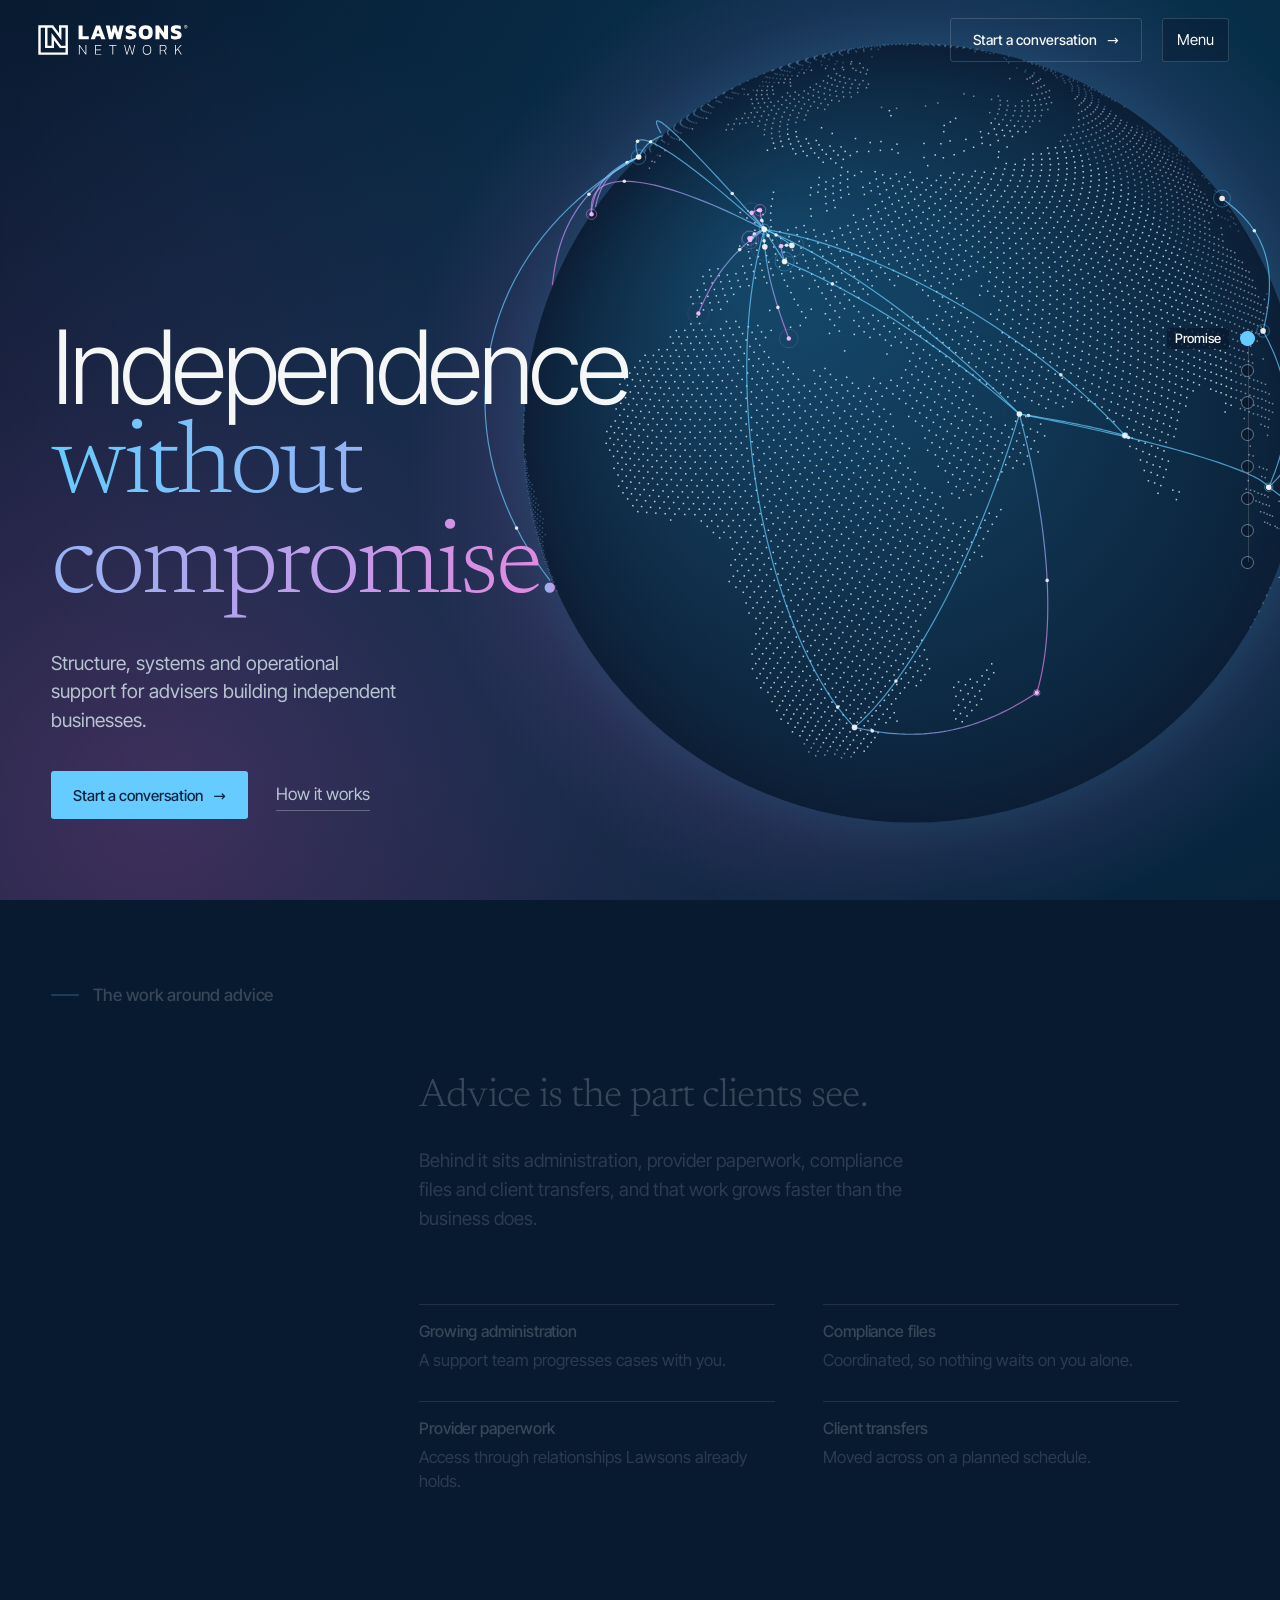
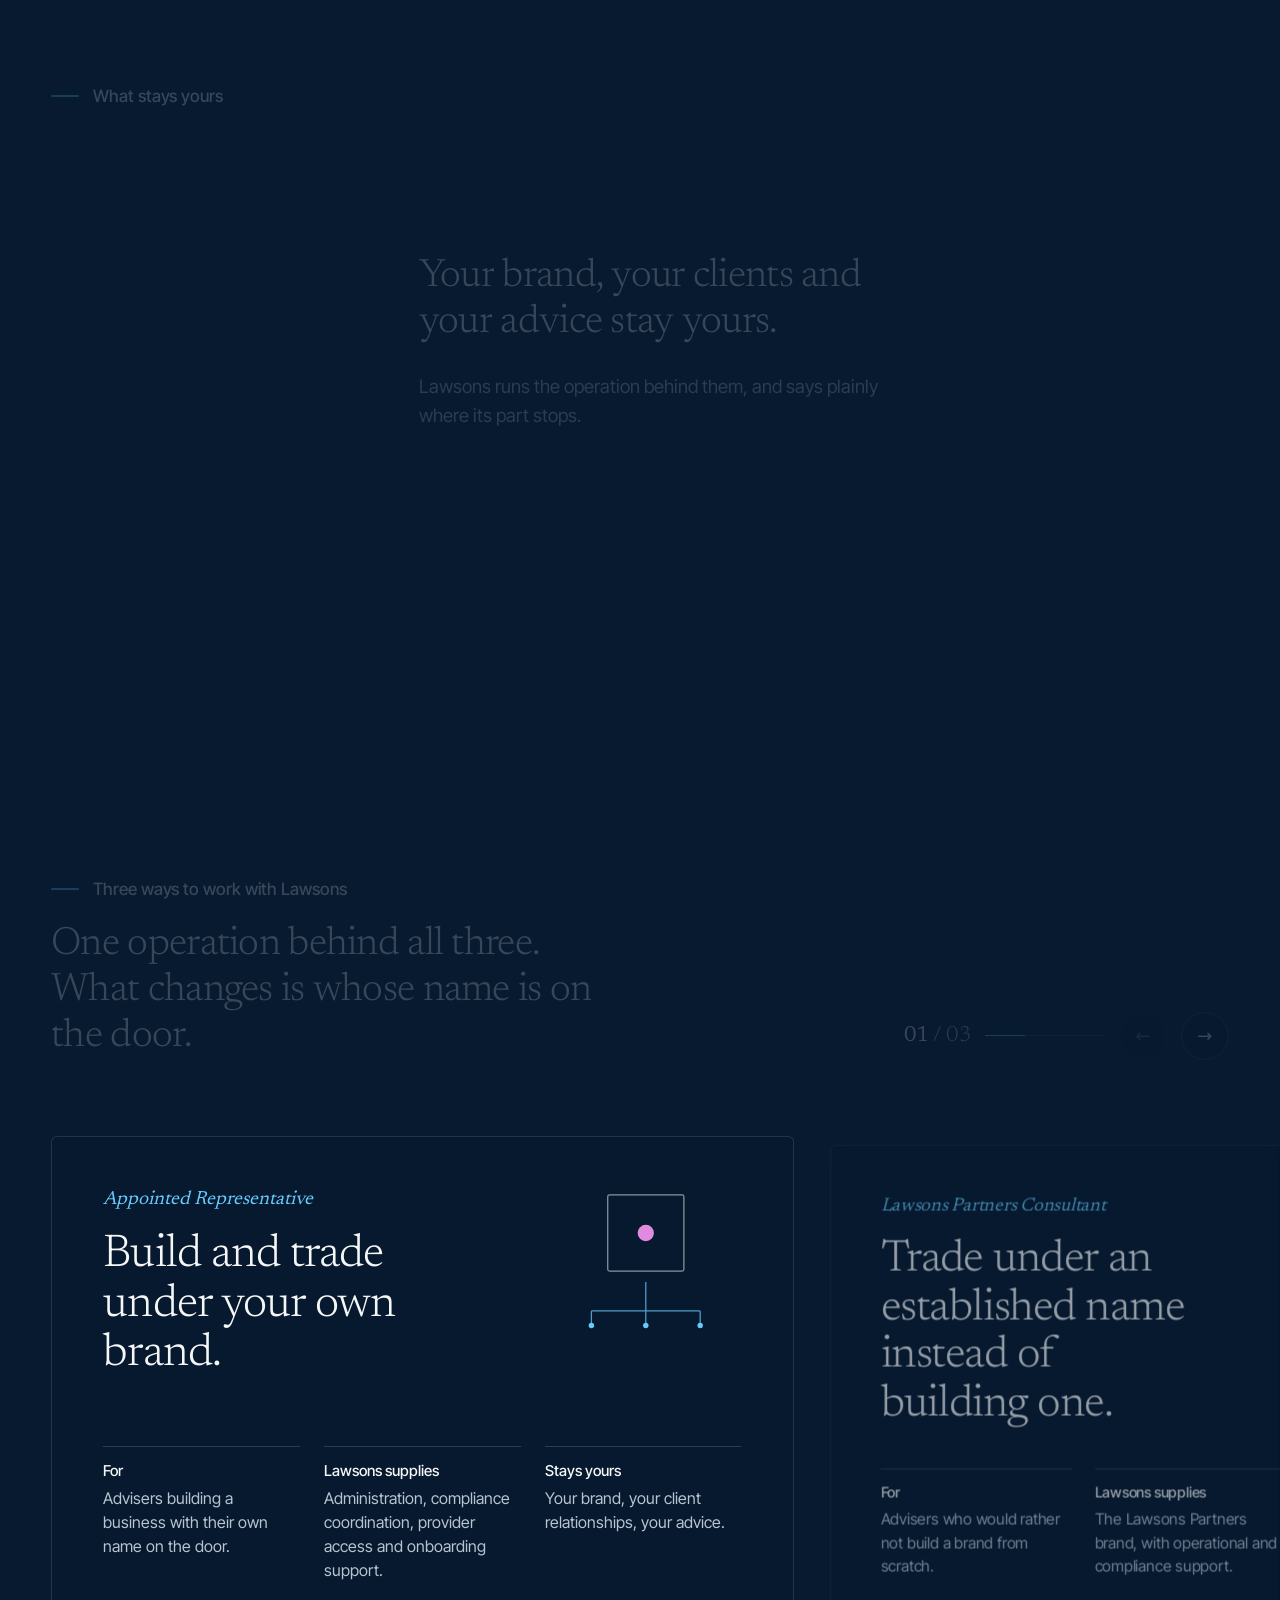
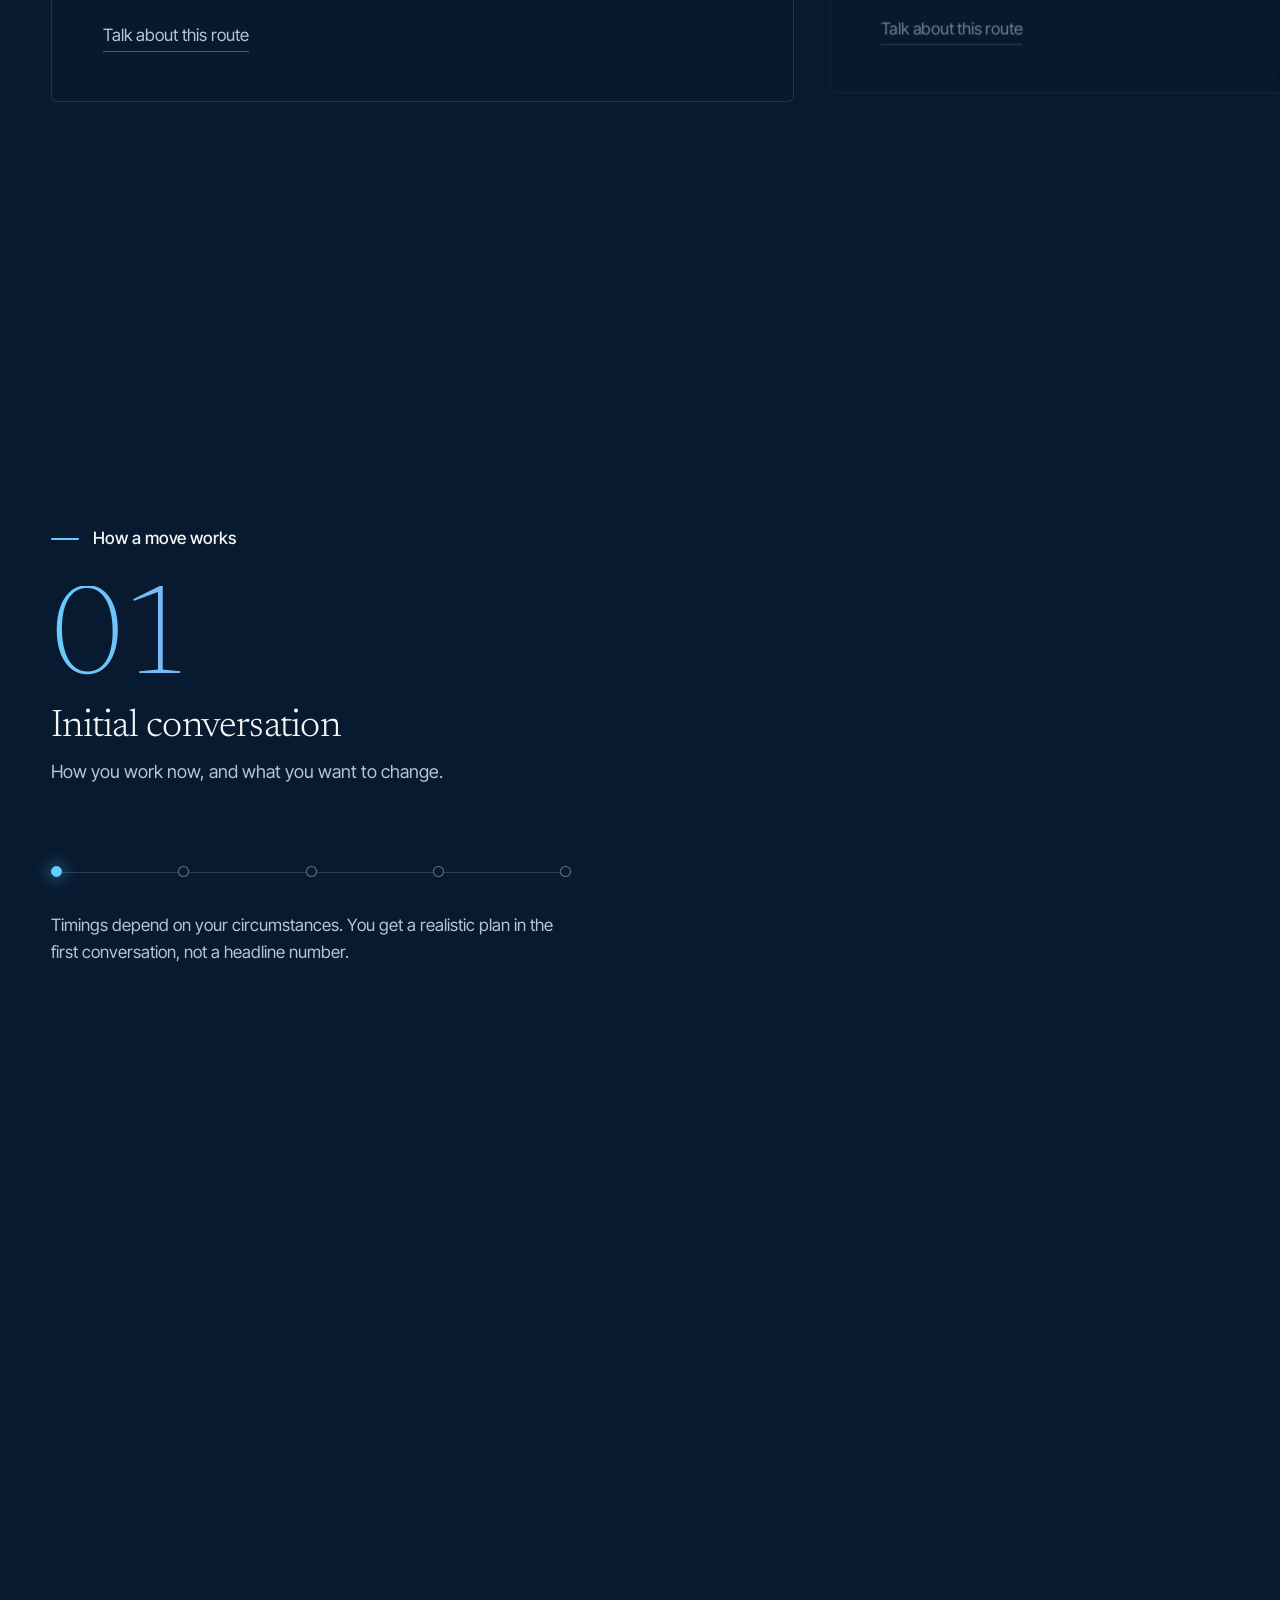
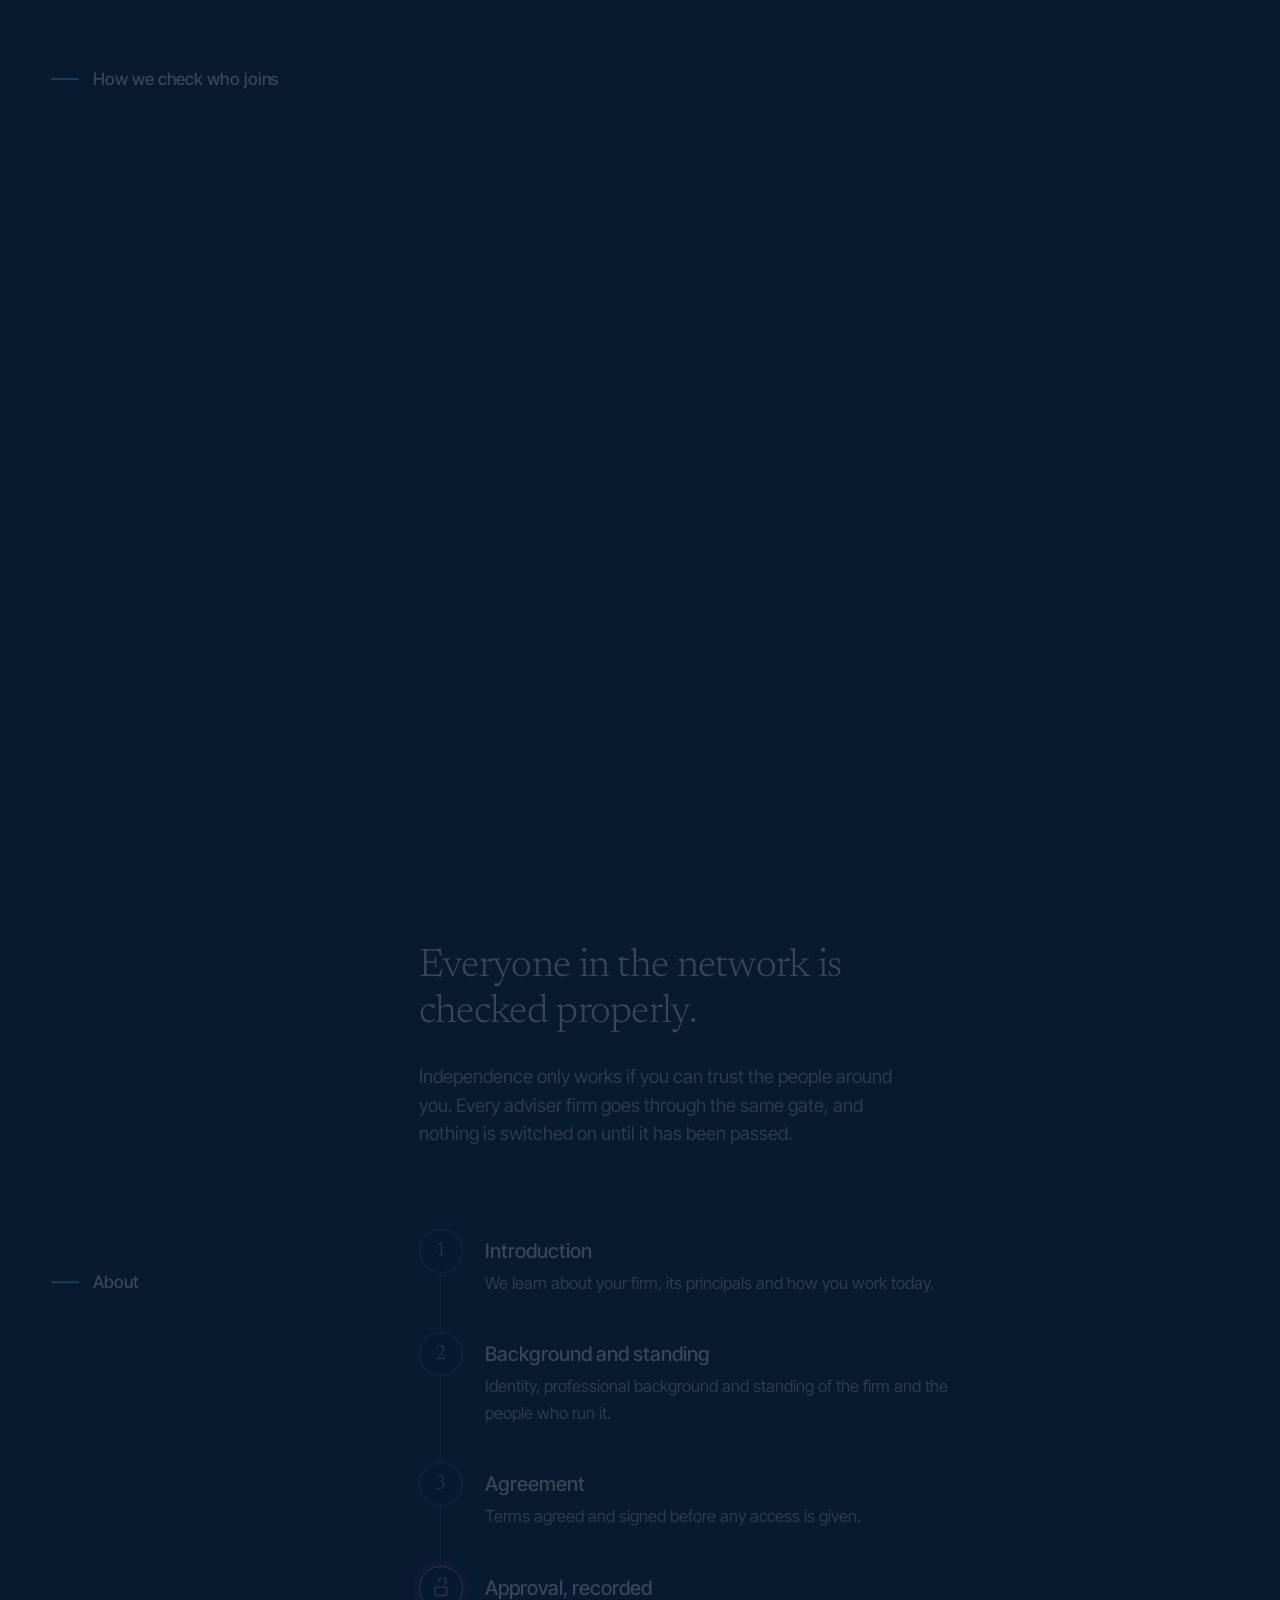
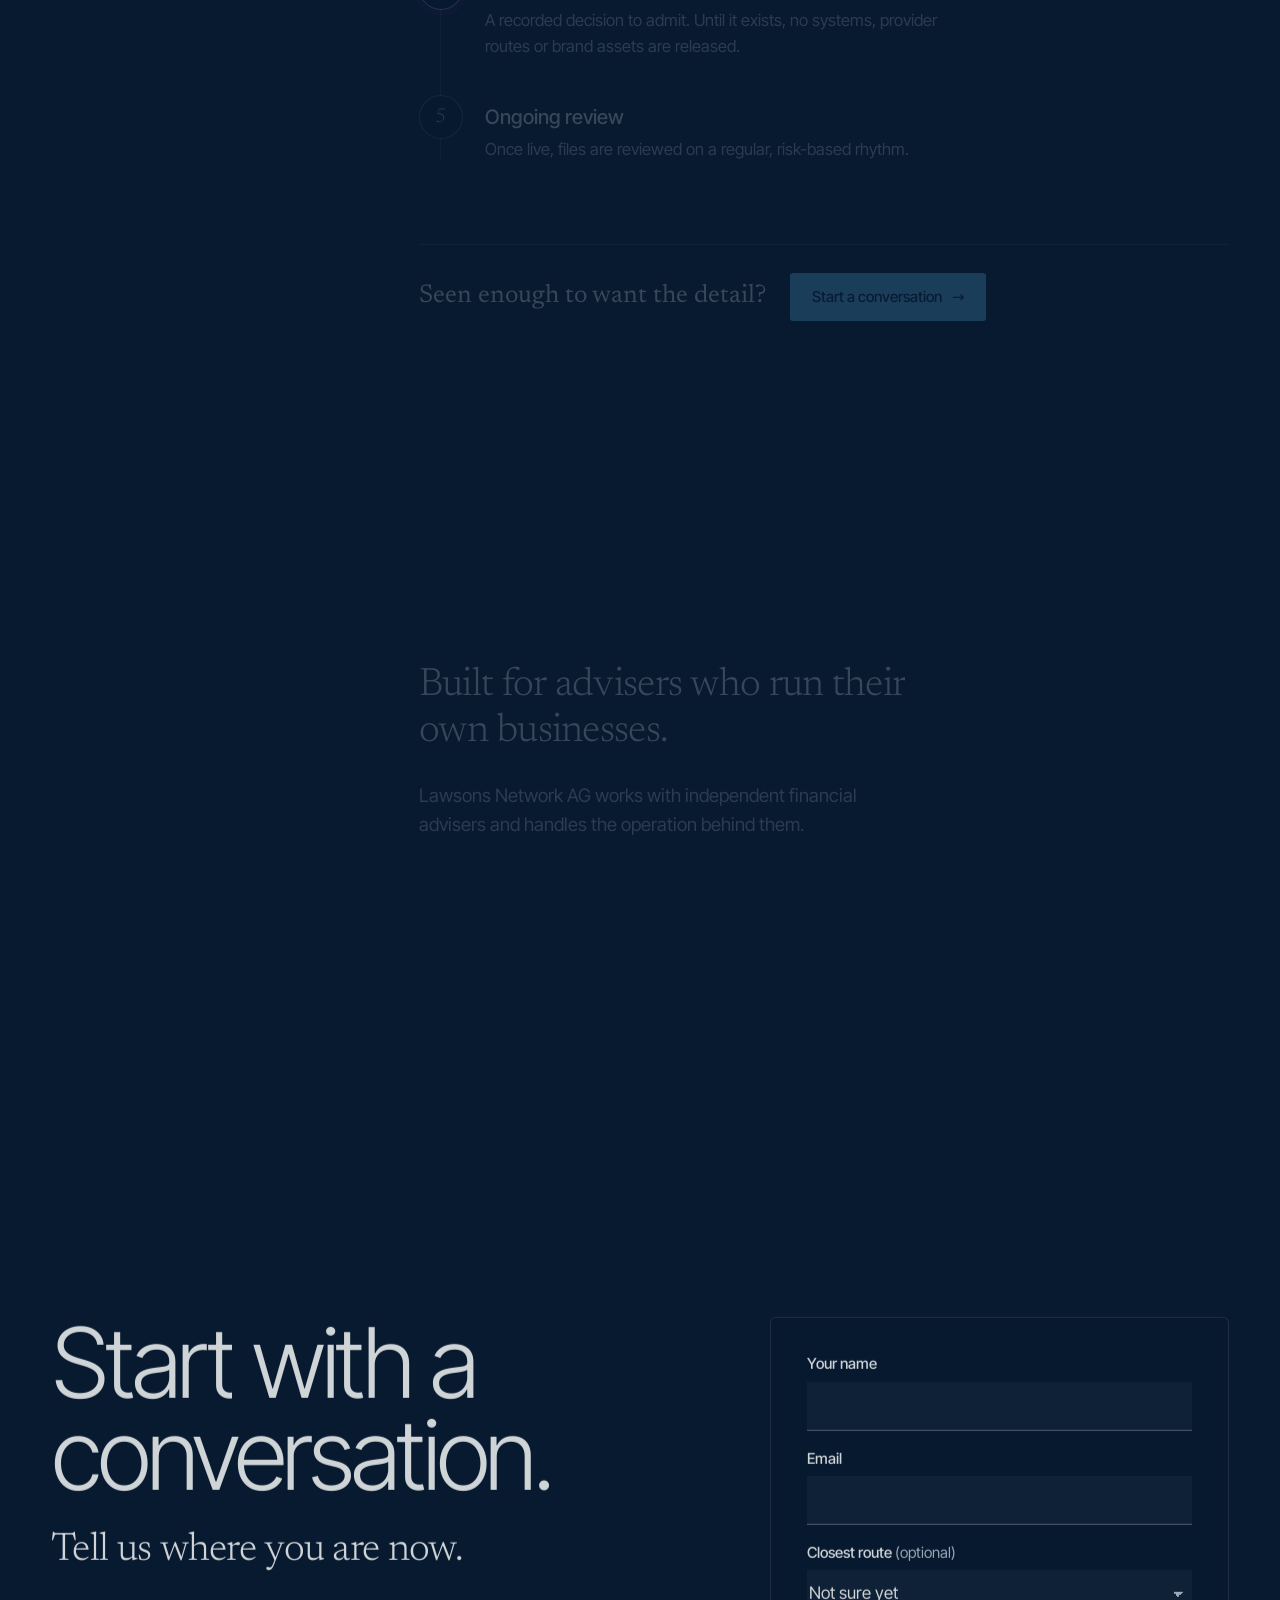
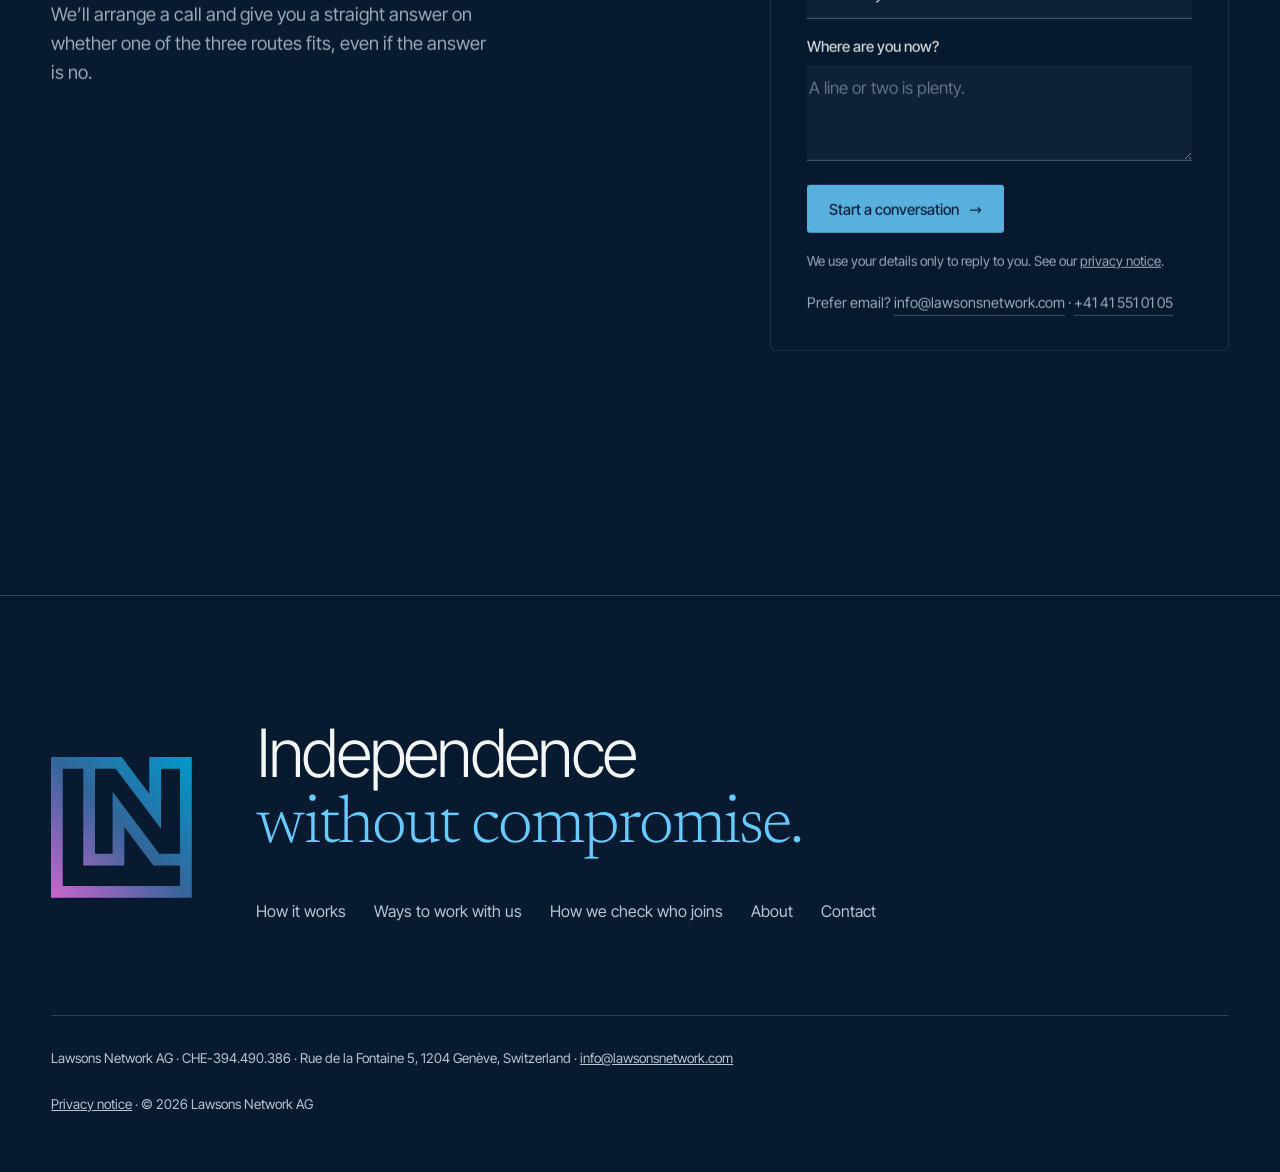
<file: index.html>
<!doctype html>
<html lang="en">
<head>
<meta charset="utf-8">
<meta name="viewport" content="width=device-width, initial-scale=1, viewport-fit=cover">
<title>Lawsons Network | Independence without compromise</title>
<meta name="description" content="Structure, systems and operational support for financial advisers building independent businesses.">
<link rel="preload" href="assets/fonts/InterTight-var.woff2" as="font" type="font/woff2" crossorigin>
<link rel="preload" href="assets/fonts/Newsreader-var.woff2" as="font" type="font/woff2" crossorigin>
<link rel="icon" href="assets/favicon.svg" type="image/svg+xml">
<link rel="icon" href="assets/favicon-32.png" sizes="32x32" type="image/png">
<link rel="apple-touch-icon" href="assets/apple-touch-icon.png">
<link rel="stylesheet" href="site.css?v=1b">
</head>
<body data-section="hero">
<a class="skip" href="#main">Skip to content</a>

<!-- Opening: the mark draws as one line, locks, then unlocks between the L and the N to reveal the network. -->
<div class="intro" id="intro" hidden aria-hidden="true">
  <div class="intro-lock">
    <svg class="intro-mark" viewBox="0 0 48 48">
      <defs>
        <linearGradient id="lnGrad" x1="0" y1="48" x2="48" y2="0" gradientUnits="userSpaceOnUse"><stop offset="0" stop-color="#CC66CC"/><stop offset=".5" stop-color="#336699"/><stop offset="1" stop-color="#0099CC"/></linearGradient>
        <clipPath id="cutL"><rect x="-1" y="-1" width="19" height="50"/></clipPath>
        <clipPath id="cutR"><rect x="18" y="-1" width="31" height="50"/></clipPath>
        <path id="lnIcon" transform="translate(-24.75 -24.75) scale(.1875)" d="M311.252,132.0469v68.1992l-51.3916-68.1992-127.8604-.0469v256h256v-255.9531h-76.748ZM367.1895,367.1855h-214.3731v-214.3691h37.4609v177.0156l77.0079-.0254v-68.2851l51.3925,68.2051h48.5118v37.4589ZM329.0527,308.9102l-82.5771-109.5879v109.5879h-35.1211v-156.0528h38.1299l82.5781,109.5957v-109.5957h35.127v156.0528h-38.1368Z"/>
      </defs>
      <g class="half left" clip-path="url(#cutL)"><use href="#lnIcon" class="fill"/></g>
      <g class="half right" clip-path="url(#cutR)"><use href="#lnIcon" class="fill"/></g>
      <path class="intro-line" d="M13 2H2V46H46V35V2H35.5V18.5L23.1 2H13V35H23V17.85L35.9 35H46" pathLength="1"/>
    </svg>
    <i class="seam"></i>
  </div>
</div>

<canvas class="globe" id="globe" aria-hidden="true"></canvas>

<header class="nav">
  <a class="logo" href="#top" aria-label="Lawsons Network, home"><img src="assets/lawsons_network_logo_white.svg" alt="Lawsons Network" width="185" height="64"></a>
  <a class="btn sm" href="#contact">Start a conversation</a>
  <button class="menu" type="button" aria-expanded="false" aria-controls="menu">Menu</button>
</header>
<nav class="menu-panel" id="menu" aria-label="Primary" hidden>
  <a href="#how">How it works</a><a href="#routes">Ways to work with us</a><a href="#about">About</a><a href="#contact">Contact</a>
</nav>

<nav class="rail-nav" aria-label="Chapters">
  <ol>
    <li><a href="#top" data-ch="hero"><span>Promise</span></a></li>
    <li><a href="#how" data-ch="weight"><span>The work</span></a></li>
    <li><a href="#supplies" data-ch="supplies"><span>What stays yours</span></a></li>
    <li><a href="#routes" data-ch="routes"><span>Routes</span></a></li>
    <li><a href="#path" data-ch="path"><span>The move</span></a></li>
    <li><a href="#diligence" data-ch="diligence"><span>Checks</span></a></li>
    <li><a href="#about" data-ch="about"><span>About</span></a></li>
    <li><a href="#contact" data-ch="contact"><span>Contact</span></a></li>
  </ol>
  <i class="rail-fill" aria-hidden="true"></i>
</nav>

<main id="main">
  <section class="hero" id="top" data-globe="hero" aria-labelledby="h-hero">
    <div class="shell">
      <h1 id="h-hero" class="hero-title" aria-label="Independence without compromise."><span class="h-ind" aria-hidden="true">Independence</span><span class="accent" aria-hidden="true"><span class="ink">without compromise</span><span class="stop">.</span><i class="tracer"></i></span></h1>
      <p class="support reveal">Structure, systems and operational support for advisers building independent businesses.</p>
      <div class="actions reveal"><a class="btn" href="#contact">Start a conversation</a><a class="link" href="#how">How it works</a></div>
    </div>
  </section>

  <section class="ch tight" id="how" data-globe="weight" aria-labelledby="h-weight">
    <div class="shell cols">
      <h2 class="label" data-speed=".12" id="h-weight">The work around advice</h2>
      <div>
        <p class="statement split">Advice is the part clients see.</p>
        <p class="lede-p reveal">Behind it sits administration, provider paperwork, compliance files and client transfers, and that work grows faster than the business does.</p>
        <dl class="pairs reveal">
          <div><dt>Growing administration</dt><dd>A support team progresses cases with you.</dd></div>
          <div><dt>Compliance files</dt><dd>Coordinated, so nothing waits on you alone.</dd></div>
          <div><dt>Provider paperwork</dt><dd>Access through relationships Lawsons already holds.</dd></div>
          <div><dt>Client transfers</dt><dd>Moved across on a planned schedule.</dd></div>
        </dl>
      </div>
    </div>
  </section>

  <section class="ch" id="supplies" data-globe="supplies" aria-labelledby="h-supplies">
    <div class="shell cols">
      <h2 class="label" data-speed=".12" id="h-supplies">What stays yours</h2>
      <div>
        <p class="statement split">Your brand, your clients and your advice stay yours.</p>
        <p class="lede-p reveal">Lawsons runs the operation behind them, and says plainly where its part stops.</p>
      </div>
    </div>
  </section>

  <section class="ch routes roomy" id="routes" data-globe="routes" aria-labelledby="h-routes">
    <div class="shell routes-head">
      <div>
        <h2 class="label" id="h-routes">Three ways to work with Lawsons</h2>
        <p class="statement routes-statement split">One operation behind all three. What changes is whose name is on the door.</p>
      </div>
      <div class="car-controls" aria-hidden="false">
        <span class="car-count"><b>01</b> / 03</span>
        <span class="car-bar"><i></i></span>
        <button class="car-btn prev" type="button" aria-label="Previous route">←</button>
        <button class="car-btn next" type="button" aria-label="Next route">→</button>
      </div>
    </div>
    <div class="car" role="region" aria-roledescription="carousel" aria-label="Ways to work with Lawsons" tabindex="0">
      <article class="slide" data-tint="0" role="group" aria-roledescription="slide" aria-label="1 of 3">
        <svg class="ill" viewBox="0 0 240 180" aria-hidden="true">
          <path class="ln" d="M120 118V150M120 150H60M120 150H180M60 150V164M180 150V164M120 150V164"/>
          <circle class="nd sm" cx="60" cy="166" r="3"/><circle class="nd sm" cx="120" cy="166" r="3"/><circle class="nd sm" cx="180" cy="166" r="3"/>
          <rect class="ln frame" x="78" y="22" width="84" height="84" rx="2"/>
          <circle class="nd hero" cx="120" cy="64" r="9"/><circle class="ring" cx="120" cy="64" r="9"/>
        </svg>
        <p class="slide-kicker">Appointed Representative</p>
        <h3>Build and trade under your own brand.</h3>
        <dl>
          <div><dt>For</dt><dd>Advisers building a business with their own name on the door.</dd></div>
          <div><dt>Lawsons supplies</dt><dd>Administration, compliance coordination, provider access and onboarding support.</dd></div>
          <div><dt>Stays yours</dt><dd>Your brand, your client relationships, your advice.</dd></div>
        </dl>
        <a class="link" href="#contact">Talk about this route</a>
      </article>
      <article class="slide" data-tint=".5" role="group" aria-roledescription="slide" aria-label="2 of 3">
        <svg class="ill" viewBox="0 0 240 180" aria-hidden="true">
          <path class="ln frame" d="M64 20H112L128 42V20H176V160H64Z"/>
          <path class="ln" d="M88 44V136H152V44"/>
          <circle class="nd hero" cx="120" cy="96" r="9"/><circle class="ring" cx="120" cy="96" r="9"/>
        </svg>
        <p class="slide-kicker">Lawsons Partners Consultant</p>
        <h3>Trade under an established name instead of building one.</h3>
        <dl>
          <div><dt>For</dt><dd>Advisers who would rather not build a brand from scratch.</dd></div>
          <div><dt>Lawsons supplies</dt><dd>The Lawsons Partners brand, with operational and compliance support.</dd></div>
          <div><dt>Stays yours</dt><dd>Your clients and how you advise them.</dd></div>
        </dl>
        <a class="link" href="#contact">Talk about this route</a>
      </article>
      <article class="slide" data-tint="1" role="group" aria-roledescription="slide" aria-label="3 of 3">
        <svg class="ill" viewBox="0 0 240 180" aria-hidden="true">
          <circle class="nd fade" cx="62" cy="96" r="9"/>
          <path class="ln" d="M62 96C62 40 178 40 178 96"/>
          <path class="ln thin" d="M62 96L40 60M62 96L32 120M62 96L60 146"/>
          <path class="ln thin late" d="M178 96L200 60M178 96L208 120M178 96L180 146"/>
          <circle class="nd hero" cx="178" cy="96" r="9"/><circle class="ring" cx="178" cy="96" r="9"/>
        </svg>
        <p class="slide-kicker">Exit Strategy Planning</p>
        <h3>Plan a handover that protects clients and value.</h3>
        <dl>
          <div><dt>For</dt><dd>Advisers planning succession, a partial step back or a full transition.</dd></div>
          <div><dt>Lawsons supplies</dt><dd>Structured planning for continuity and transfer.</dd></div>
          <div><dt>Stays yours</dt><dd>The decision, the timing and the terms.</dd></div>
        </dl>
        <a class="link" href="#contact">Talk about this route</a>
      </article>
    </div>
  </section>

  <!-- How a move works: pinned. One route draws across the globe; each stage lights a checkpoint on it. -->
  <section class="journey" id="path" data-globe="path" aria-labelledby="h-path">
    <div class="journey-stage">
      <div class="shell">
        <h2 class="label" id="h-path">How a move works</h2>
        <ol class="stages">
          <li><p class="stage-n">01</p><h3>Initial conversation</h3><p>How you work now, and what you want to change.</p></li>
          <li><p class="stage-n">02</p><h3>Application and due diligence</h3><p>The checks both sides need before agreeing to work together.</p></li>
          <li><p class="stage-n">03</p><h3>Provider access</h3><p>Access set up with the providers you need.</p></li>
          <li><p class="stage-n">04</p><h3>Client transfers and setup</h3><p>Clients moved across on a planned schedule.</p></li>
          <li><p class="stage-n">05</p><h3>Ready to operate</h3><p>You trade, with support in place.</p></li>
        </ol>
        <div class="rail" aria-hidden="true"><i></i><span></span><span></span><span></span><span></span><span></span></div>
        <p class="aside">Timings depend on your circumstances. You get a realistic plan in the first conversation, not a headline number.</p>
      </div>
    </div>
  </section>

  <!-- How Lawsons checks who joins. Source: Member & Provider Onboarding Runbook (DRAFT, 21 Jun 2026), Track A. -->
  <section class="ch diligence roomy" id="diligence" data-globe="diligence" aria-labelledby="h-dd">
    <div class="shell cols">
      <h2 class="label" data-speed=".12" id="h-dd">How we check who joins</h2>
      <div>
        <p class="statement split">Everyone in the network is checked properly.</p>
        <p class="lede-p reveal">Independence only works if you can trust the people around you. Every adviser firm goes through the same gate, and nothing is switched on until it has been passed.</p>
        <ol class="gate reveal">
          <li><span class="g-n">1</span><div><h3>Introduction</h3><p>We learn about your firm, its principals and how you work today.</p></div></li>
          <li><span class="g-n">2</span><div><h3>Background and standing</h3><p>Identity, professional background and standing of the firm and the people who run it.</p></div></li>
          <li><span class="g-n">3</span><div><h3>Agreement</h3><p>Terms agreed and signed before any access is given.</p></div></li>
          <li class="g-lock"><span class="g-n"><svg viewBox="0 0 24 24" aria-hidden="true"><rect x="5" y="11" width="14" height="10" rx="1.5"/><path class="shackle" d="M8 11V8a4 4 0 0 1 8 0v3"/></svg></span><div><h3>Approval, recorded</h3><p>A recorded decision to admit. Until it exists, no systems, provider routes or brand assets are released.</p></div></li>
          <li><span class="g-n">5</span><div><h3>Ongoing review</h3><p>Once live, files are reviewed on a regular, risk-based rhythm.</p></div></li>
        </ol>
        <div class="dd-cta reveal"><p>Seen enough to want the detail?</p><a class="btn" href="#contact">Start a conversation</a></div>
      </div>
    </div>
  </section>

  <section class="ch tight" id="about" data-globe="about" aria-labelledby="h-about">
    <div class="shell cols">
      <h2 class="label" data-speed=".12" id="h-about">About</h2>
      <div>
        <p class="statement split">Built for advisers who run their own businesses.</p>
        <p class="lede-p reveal">Lawsons Network AG works with independent financial advisers and handles the operation behind them.</p>
        <p class="boundary reveal">Lawsons does not advise your clients. You do.</p>
      </div>
    </div>
  </section>

  <section class="ch contact" id="contact" data-globe="contact" aria-labelledby="h-contact">
    <div class="shell talk">
      <div>
        <h2 class="big split" id="h-contact">Start with a conversation.</h2>
        <p class="statement narrow split">Tell us where you are now.</p>
        <p class="lede-p reveal">We’ll arrange a call and give you a straight answer on whether one of the three routes fits, even if the answer is no.</p>
      </div>
      <form class="enquiry reveal" id="enquiry" name="enquiry" method="POST" action="https://lawsons-network.pages.dev/api/enquiry" novalidate aria-describedby="form-note">
        <p hidden><label>Leave this empty <input name="bot-field" tabindex="-1" autocomplete="off"></label></p>
        <div class="field"><label for="f-name">Your name</label><input id="f-name" name="name" autocomplete="name" required></div>
        <div class="field"><label for="f-email">Email</label><input id="f-email" name="email" type="email" autocomplete="email" required></div>
        <div class="field"><label for="f-route">Closest route <span class="opt">(optional)</span></label>
          <select id="f-route" name="route"><option value="">Not sure yet</option><option>Appointed Representative</option><option>Lawsons Partners Consultant</option><option>Exit Strategy Planning</option></select></div>
        <div class="field"><label for="f-now">Where are you now?</label><textarea id="f-now" name="now" rows="3" required placeholder="A line or two is plenty."></textarea></div>
        <button class="btn" type="submit">Start a conversation</button>
        <p class="form-note" id="form-note">We use your details only to reply to you. See our <a href="privacy.html">privacy notice</a>.</p>
        <div class="form-status" role="status" aria-live="polite" hidden></div>
        <p class="alt-contact">Prefer email? <a class="link" href="mailto:info@lawsonsnetwork.com">info@lawsonsnetwork.com</a> · <a class="link" href="tel:+41415510105">+41 41 551 01 05</a></p>
      </form>
    </div>
  </section>
</main>

<footer class="foot">
  <div class="shell foot-top">
    <svg class="foot-mark" viewBox="0 0 48 48" aria-hidden="true">
      <defs><linearGradient id="lnGradF" x1="0" y1="48" x2="48" y2="0" gradientUnits="userSpaceOnUse"><stop offset="0" stop-color="#CC66CC"/><stop offset=".5" stop-color="#336699"/><stop offset="1" stop-color="#0099CC"/></linearGradient></defs>
      <path class="foot-line" d="M13 2H2V46H46V35V2H35.5V18.5L23.1 2H13V35H23V17.85L35.9 35H46" pathLength="1"/>
    </svg>
    <div>
      <p class="foot-big">Independence<br><em>without compromise.</em></p>
      <nav class="foot-nav" aria-label="Footer"><a href="#how">How it works</a><a href="#routes">Ways to work with us</a><a href="#diligence">How we check who joins</a><a href="#about">About</a><a href="#contact">Contact</a></nav>
    </div>
  </div>
  <div class="shell foot-base">
    <p>Lawsons Network AG · CHE-394.490.386 · Rue de la Fontaine 5, 1204 Genève, Switzerland · <a href="mailto:info@lawsonsnetwork.com">info@lawsonsnetwork.com</a></p>
    <p><a href="privacy.html">Privacy notice</a> · © 2026 Lawsons Network AG</p>
  </div>
</footer>

<script src="assets/globe-dots.js"></script>
<script src="site.js?v=3" defer></script>
</body>
</html>
</file>
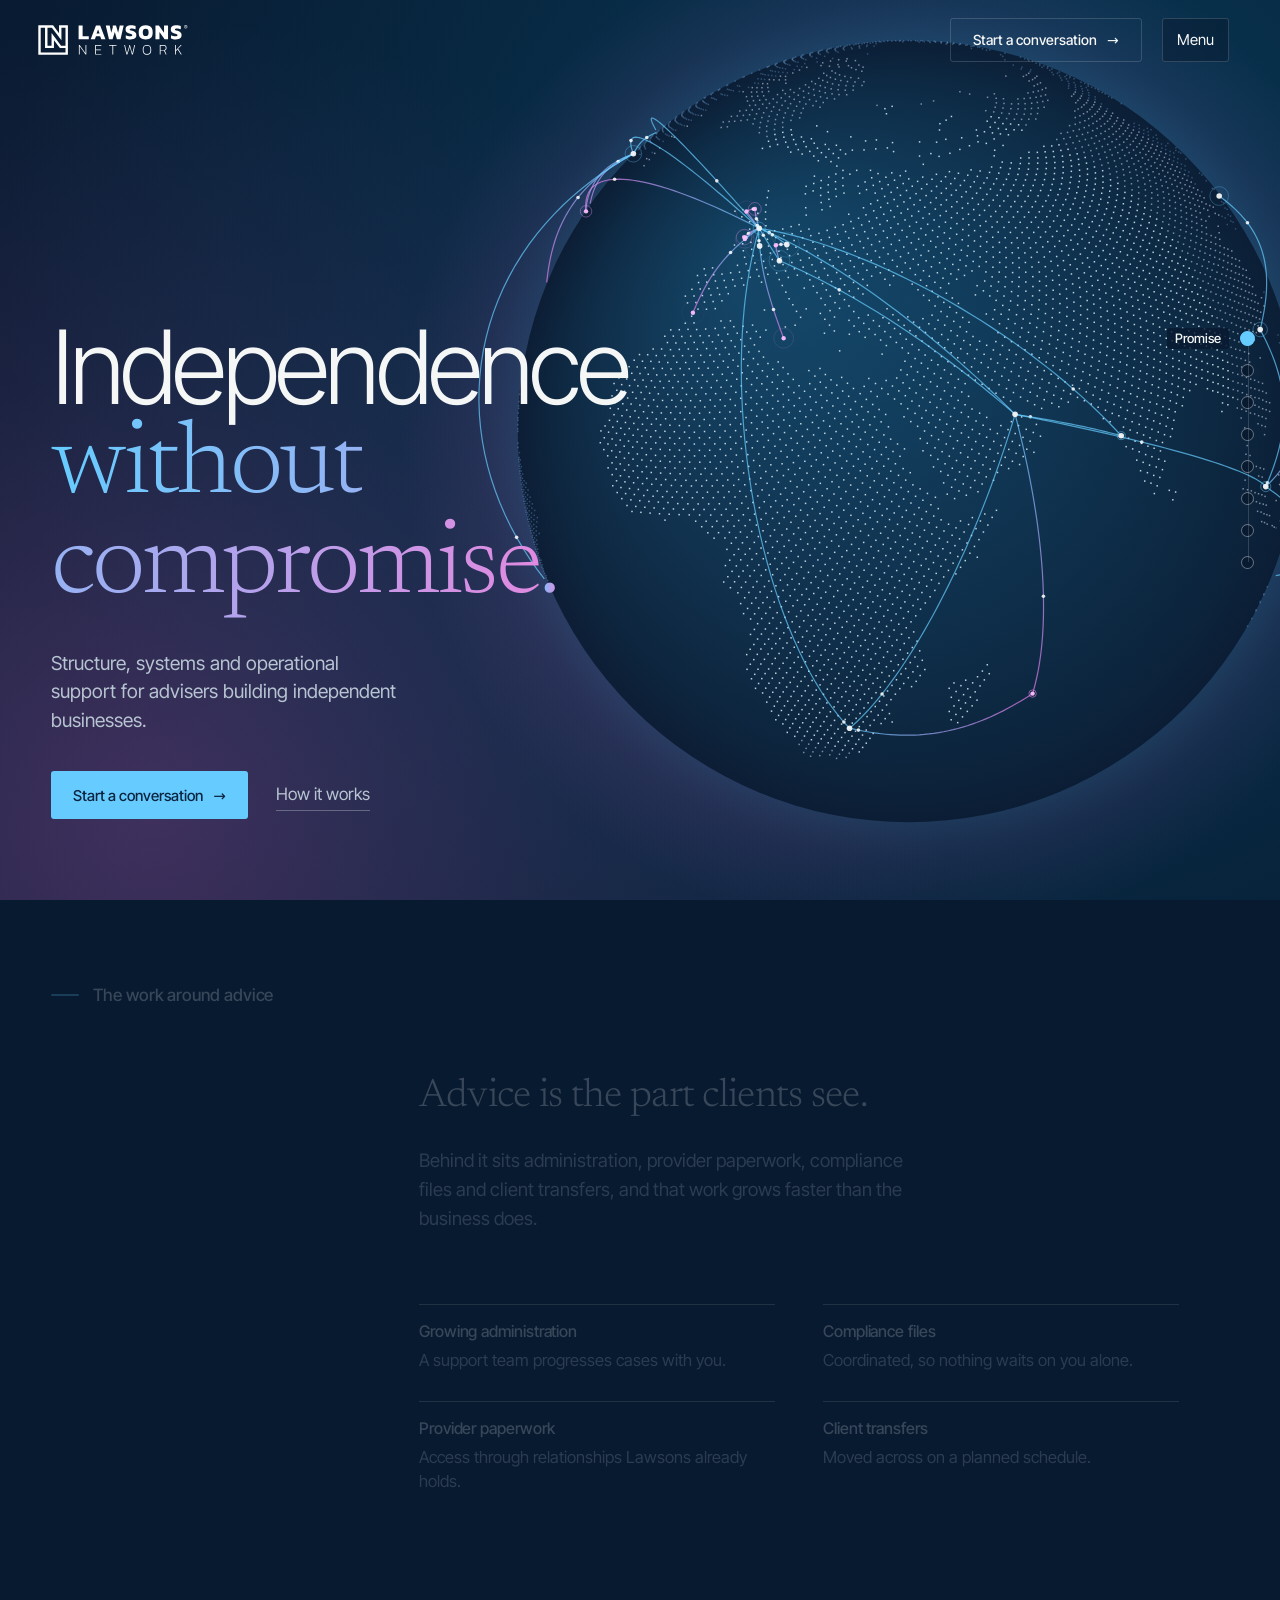
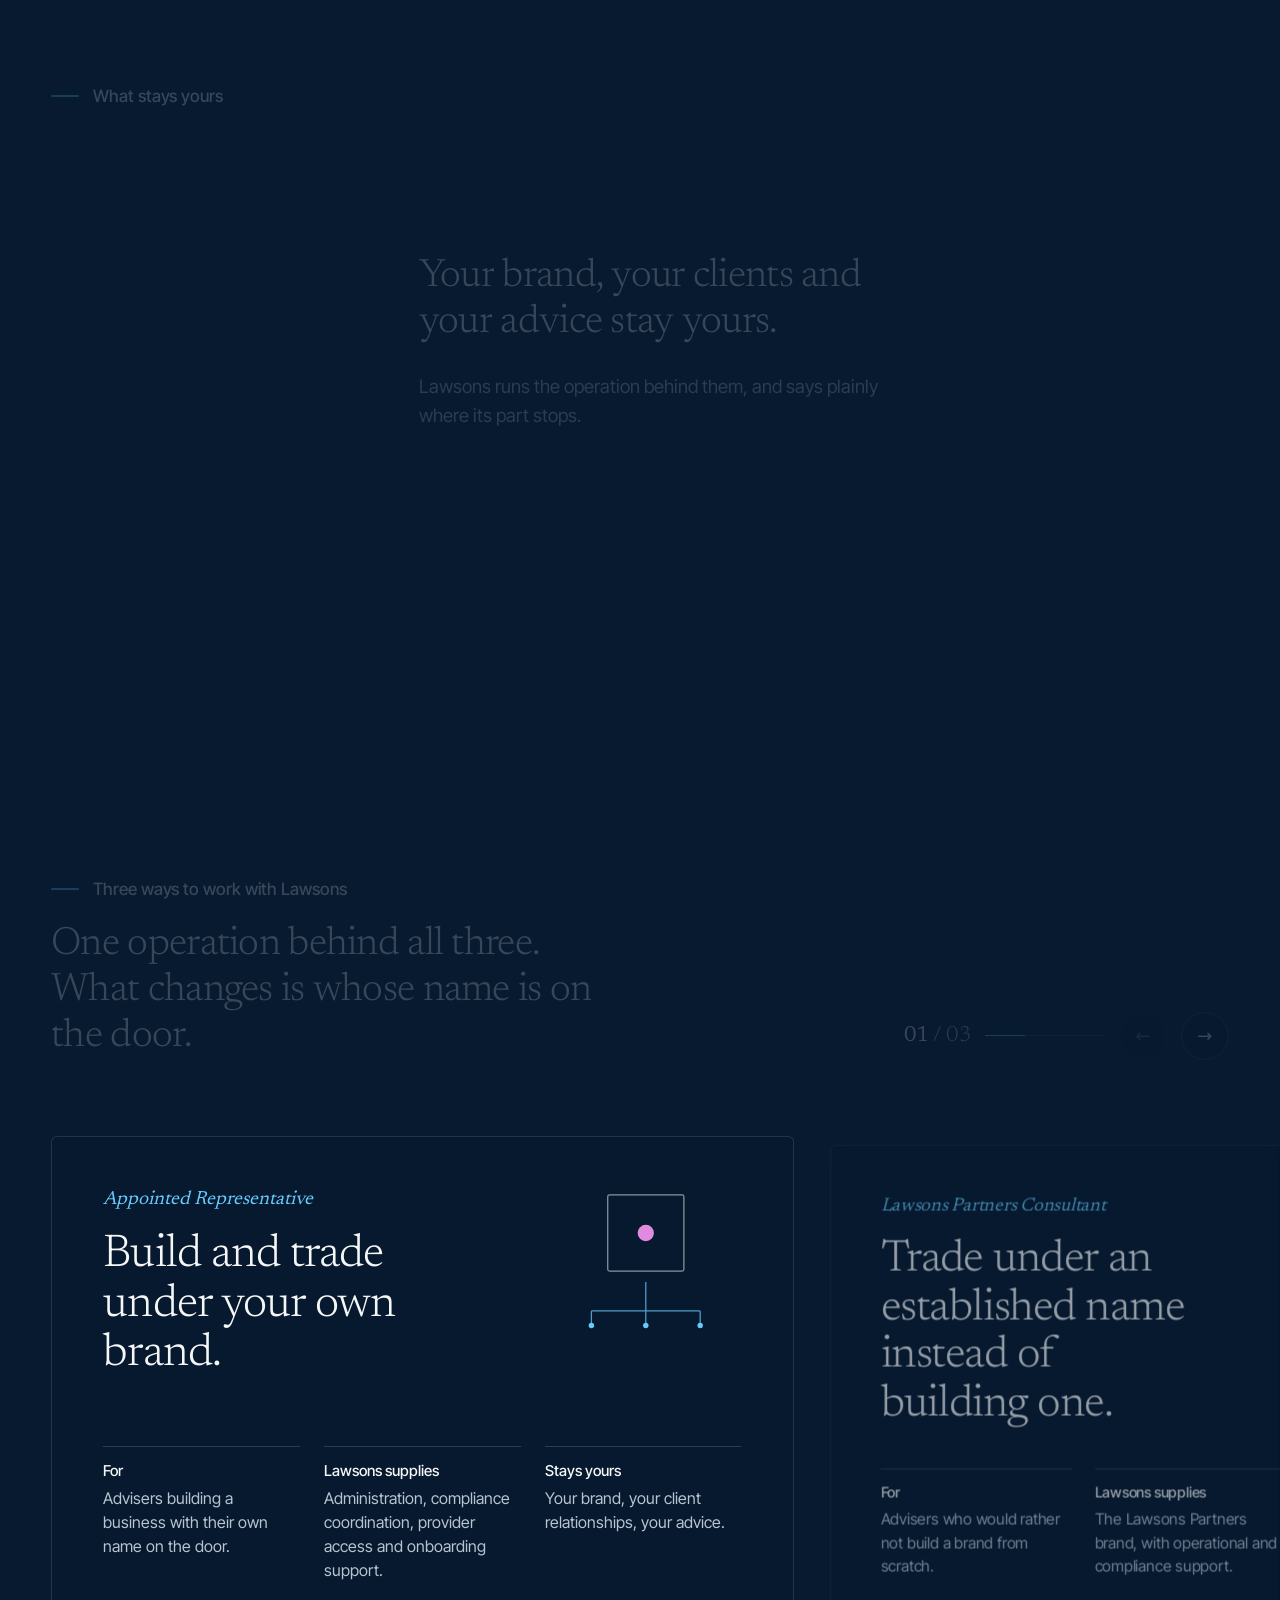
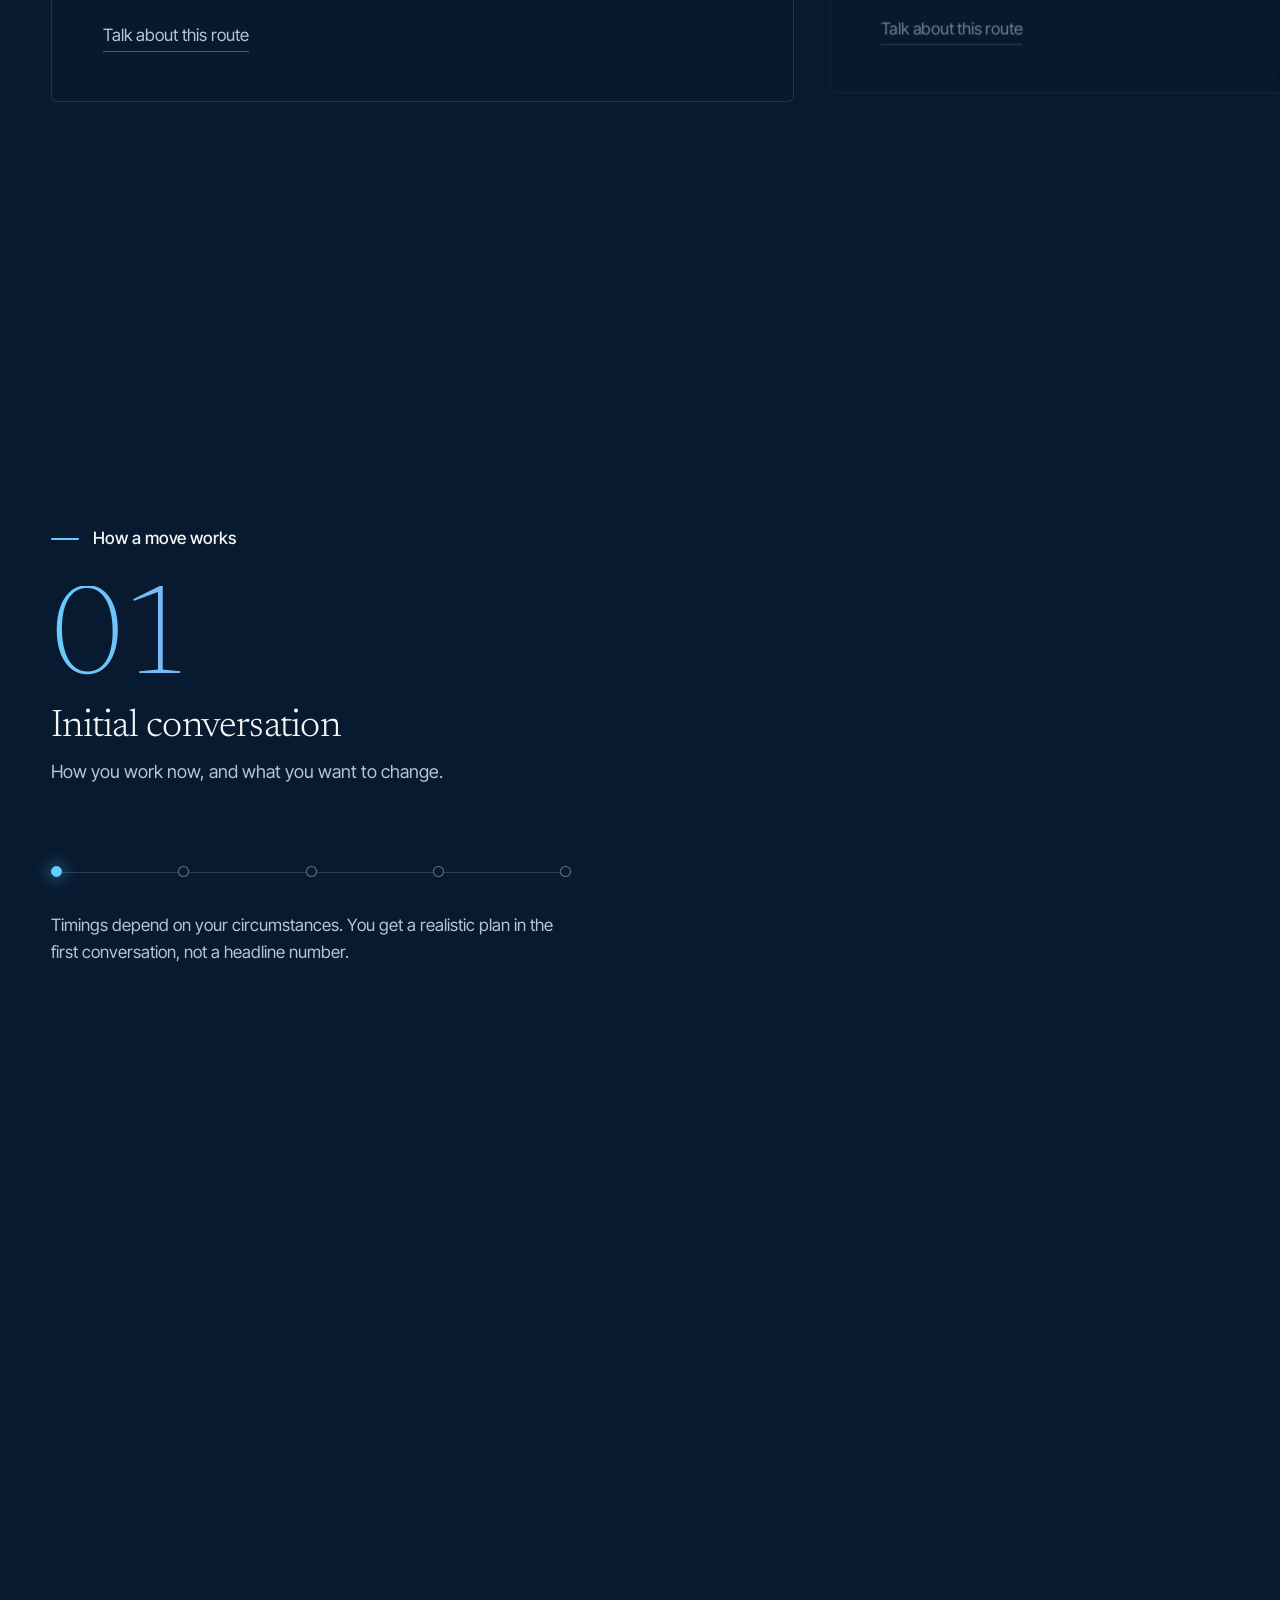
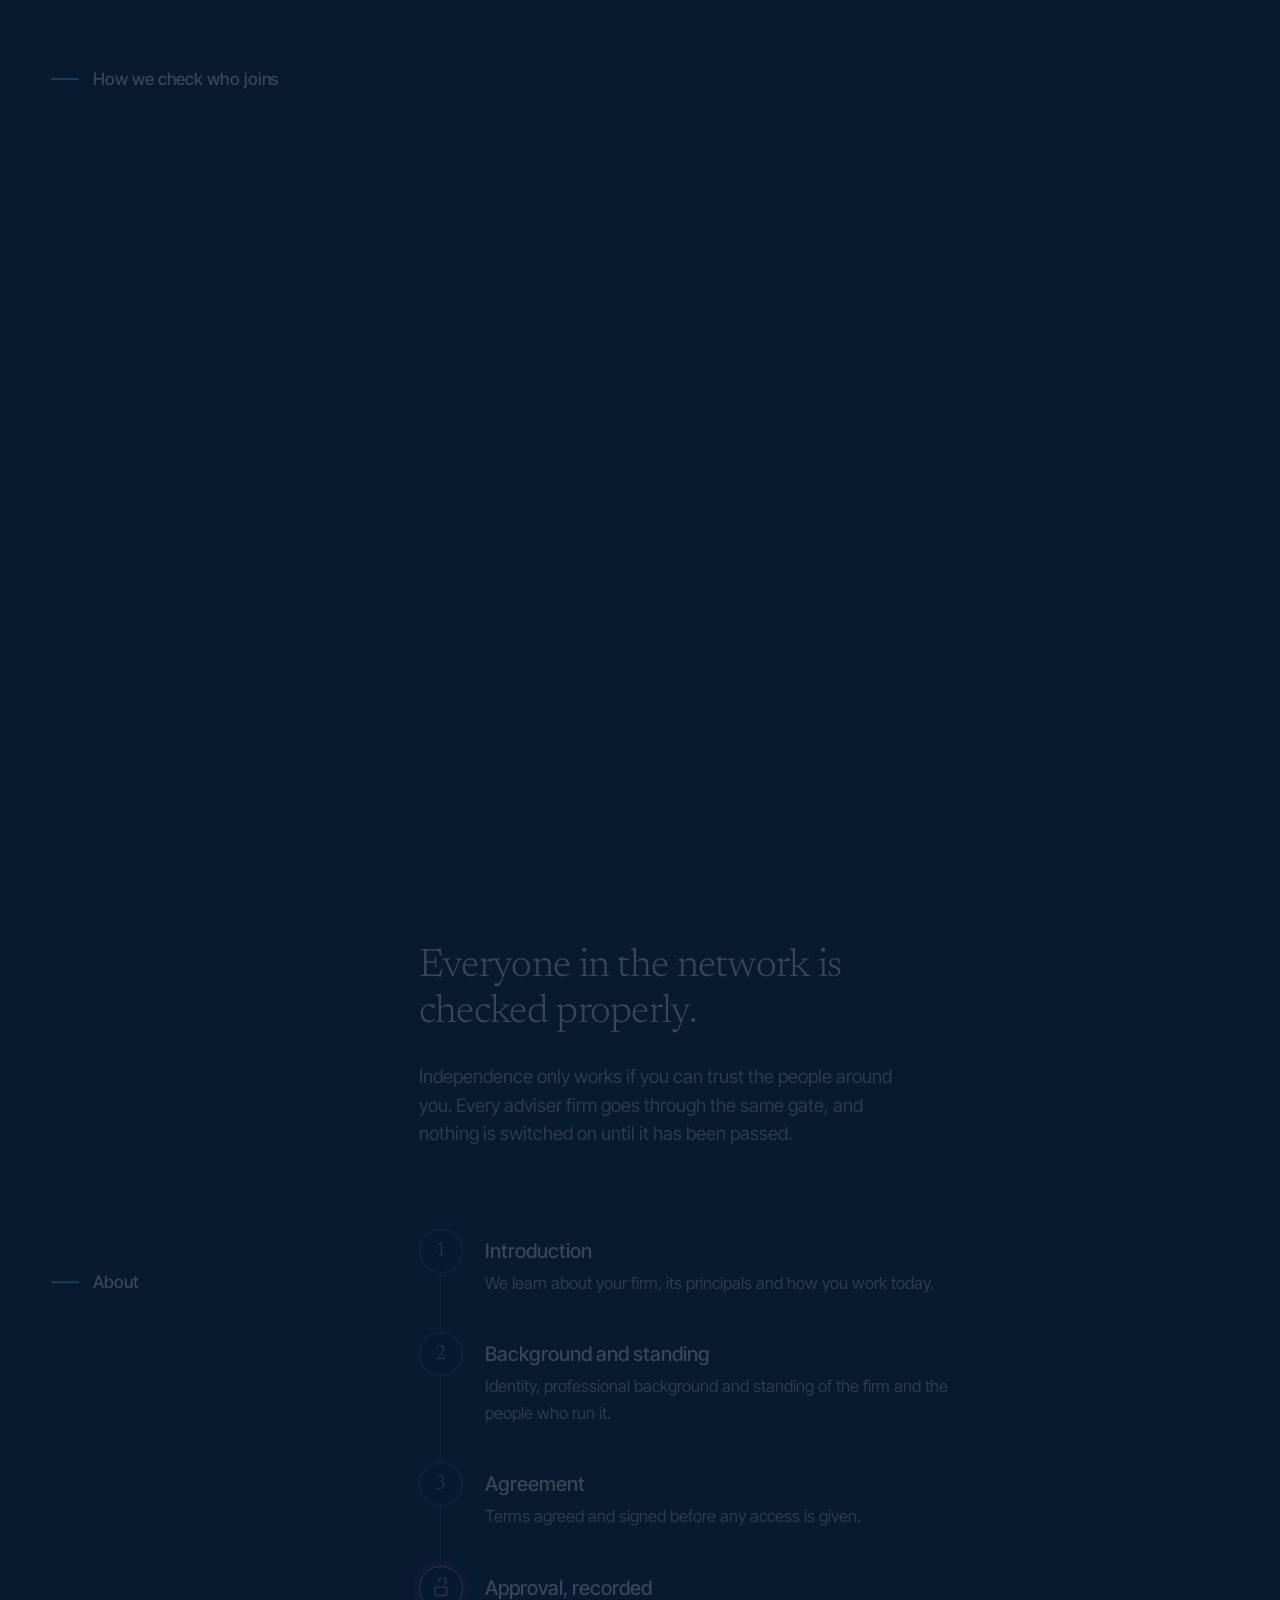
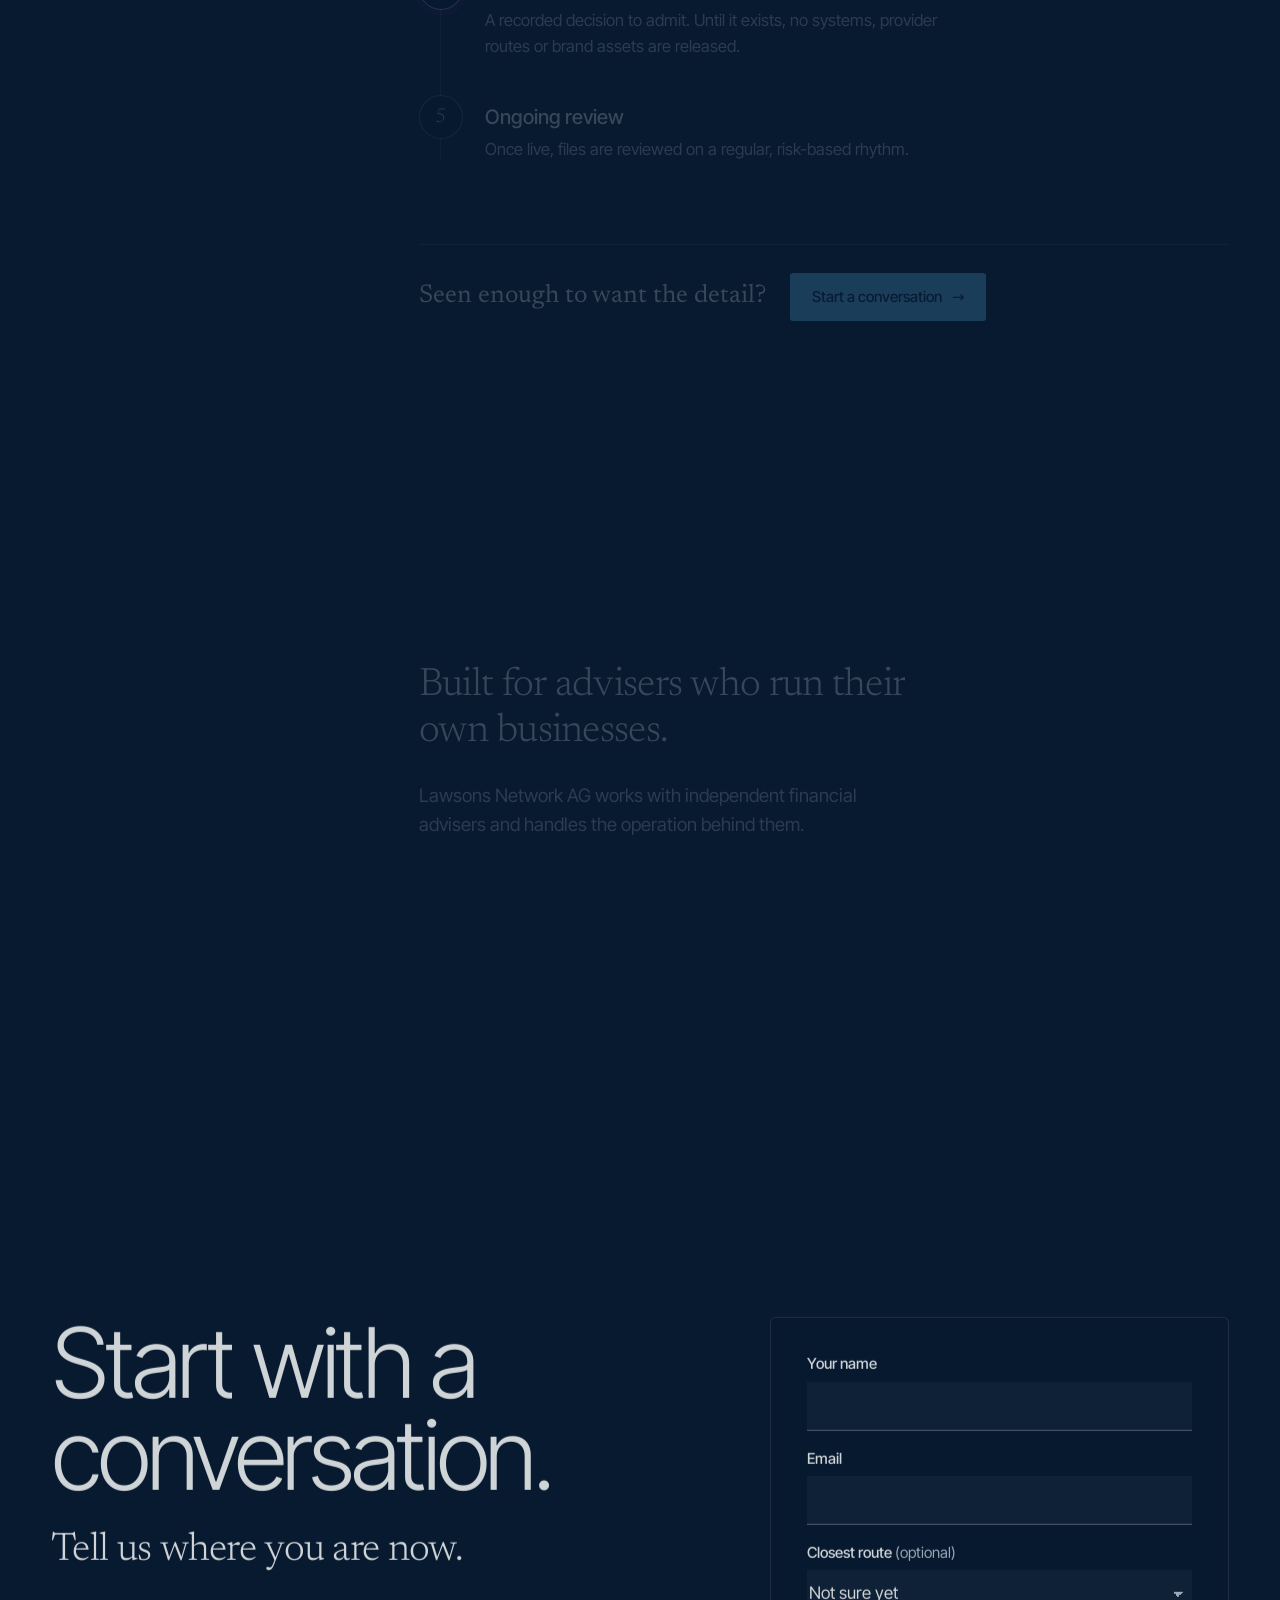
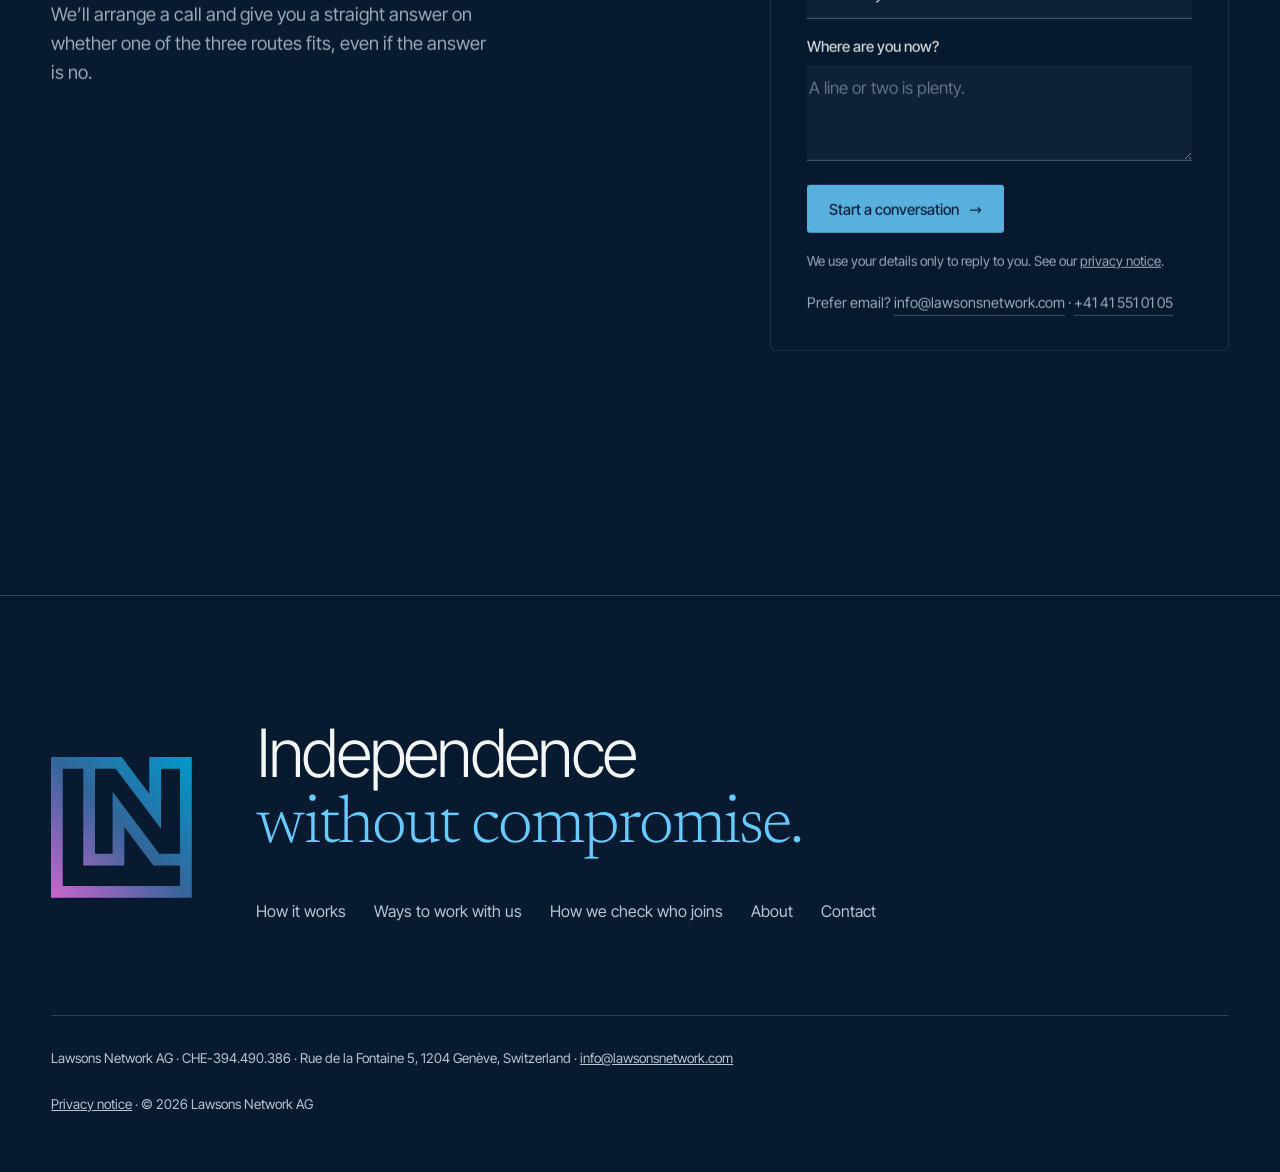
<file: site/index.html>
<!doctype html>
<html lang="en">
<head>
<meta charset="utf-8">
<meta name="viewport" content="width=device-width, initial-scale=1, viewport-fit=cover">
<title>Lawsons Network | Independence without compromise</title>
<meta name="description" content="Structure, systems and operational support for financial advisers building independent businesses.">
<link rel="preload" href="assets/fonts/InterTight-var.woff2" as="font" type="font/woff2" crossorigin>
<link rel="preload" href="assets/fonts/Newsreader-var.woff2" as="font" type="font/woff2" crossorigin>
<link rel="icon" href="assets/favicon.svg" type="image/svg+xml">
<link rel="icon" href="assets/favicon-32.png" sizes="32x32" type="image/png">
<link rel="apple-touch-icon" href="assets/apple-touch-icon.png">
<link rel="stylesheet" href="site.css?v=1c">
</head>
<body data-section="hero">
<a class="skip" href="#main">Skip to content</a>

<!-- Opening: the mark draws as one line, locks, then unlocks between the L and the N to reveal the network. -->
<div class="intro" id="intro" hidden aria-hidden="true">
  <div class="intro-lock">
    <svg class="intro-mark" viewBox="0 0 48 48">
      <defs>
        <linearGradient id="lnGrad" x1="0" y1="48" x2="48" y2="0" gradientUnits="userSpaceOnUse"><stop offset="0" stop-color="#CC66CC"/><stop offset=".5" stop-color="#336699"/><stop offset="1" stop-color="#0099CC"/></linearGradient>
        <clipPath id="cutL"><rect x="-1" y="-1" width="19" height="50"/></clipPath>
        <clipPath id="cutR"><rect x="18" y="-1" width="31" height="50"/></clipPath>
        <path id="lnIcon" transform="translate(-24.75 -24.75) scale(.1875)" d="M311.252,132.0469v68.1992l-51.3916-68.1992-127.8604-.0469v256h256v-255.9531h-76.748ZM367.1895,367.1855h-214.3731v-214.3691h37.4609v177.0156l77.0079-.0254v-68.2851l51.3925,68.2051h48.5118v37.4589ZM329.0527,308.9102l-82.5771-109.5879v109.5879h-35.1211v-156.0528h38.1299l82.5781,109.5957v-109.5957h35.127v156.0528h-38.1368Z"/>
      </defs>
      <g class="half left" clip-path="url(#cutL)"><use href="#lnIcon" class="fill"/></g>
      <g class="half right" clip-path="url(#cutR)"><use href="#lnIcon" class="fill"/></g>
      <path class="intro-line" d="M13 2H2V46H46V35V2H35.5V18.5L23.1 2H13V35H23V17.85L35.9 35H46" pathLength="1"/>
    </svg>
    <i class="seam"></i>
  </div>
</div>

<canvas class="globe" id="globe" aria-hidden="true"></canvas>

<header class="nav">
  <a class="logo" href="#top" aria-label="Lawsons Network, home"><img src="assets/lawsons_network_logo_white.svg" alt="Lawsons Network" width="185" height="64"></a>
  <a class="btn sm" href="#contact">Start a conversation</a>
  <button class="menu" type="button" aria-expanded="false" aria-controls="menu">Menu</button>
</header>
<nav class="menu-panel" id="menu" aria-label="Primary" hidden>
  <a href="#how">How it works</a><a href="#routes">Ways to work with us</a><a href="#about">About</a><a href="#contact">Contact</a>
</nav>

<nav class="rail-nav" aria-label="Chapters">
  <ol>
    <li><a href="#top" data-ch="hero"><span>Promise</span></a></li>
    <li><a href="#how" data-ch="weight"><span>The work</span></a></li>
    <li><a href="#supplies" data-ch="supplies"><span>What stays yours</span></a></li>
    <li><a href="#routes" data-ch="routes"><span>Routes</span></a></li>
    <li><a href="#path" data-ch="path"><span>The move</span></a></li>
    <li><a href="#diligence" data-ch="diligence"><span>Checks</span></a></li>
    <li><a href="#about" data-ch="about"><span>About</span></a></li>
    <li><a href="#contact" data-ch="contact"><span>Contact</span></a></li>
  </ol>
  <i class="rail-fill" aria-hidden="true"></i>
</nav>

<main id="main">
  <section class="hero" id="top" data-globe="hero" aria-labelledby="h-hero">
    <div class="shell">
      <h1 id="h-hero" class="hero-title" aria-label="Independence without compromise."><span class="h-ind" aria-hidden="true">Independence</span><span class="accent" aria-hidden="true"><span class="ink">without compromise</span><span class="stop">.</span><i class="tracer"></i></span></h1>
      <p class="support reveal">Structure, systems and operational support for advisers building independent businesses.</p>
      <div class="actions reveal"><a class="btn" href="#contact">Start a conversation</a><a class="link" href="#how">How it works</a></div>
    </div>
  </section>

  <section class="ch tight" id="how" data-globe="weight" aria-labelledby="h-weight">
    <div class="shell cols">
      <h2 class="label" data-speed=".12" id="h-weight">The work around advice</h2>
      <div>
        <p class="statement split">Advice is the part clients see.</p>
        <p class="lede-p reveal">Behind it sits administration, provider paperwork, compliance files and client transfers, and that work grows faster than the business does.</p>
        <dl class="pairs reveal">
          <div><dt>Growing administration</dt><dd>A support team progresses cases with you.</dd></div>
          <div><dt>Compliance files</dt><dd>Coordinated, so nothing waits on you alone.</dd></div>
          <div><dt>Provider paperwork</dt><dd>Access through relationships Lawsons already holds.</dd></div>
          <div><dt>Client transfers</dt><dd>Moved across on a planned schedule.</dd></div>
        </dl>
      </div>
    </div>
  </section>

  <section class="ch" id="supplies" data-globe="supplies" aria-labelledby="h-supplies">
    <div class="shell cols">
      <h2 class="label" data-speed=".12" id="h-supplies">What stays yours</h2>
      <div>
        <p class="statement split">Your brand, your clients and your advice stay yours.</p>
        <p class="lede-p reveal">Lawsons runs the operation behind them, and says plainly where its part stops.</p>
      </div>
    </div>
  </section>

  <section class="ch routes roomy" id="routes" data-globe="routes" aria-labelledby="h-routes">
    <div class="shell routes-head">
      <div>
        <h2 class="label" id="h-routes">Three ways to work with Lawsons</h2>
        <p class="statement routes-statement split">One operation behind all three. What changes is whose name is on the door.</p>
      </div>
      <div class="car-controls" aria-hidden="false">
        <span class="car-count"><b>01</b> / 03</span>
        <span class="car-bar"><i></i></span>
        <button class="car-btn prev" type="button" aria-label="Previous route">←</button>
        <button class="car-btn next" type="button" aria-label="Next route">→</button>
      </div>
    </div>
    <div class="car" role="region" aria-roledescription="carousel" aria-label="Ways to work with Lawsons" tabindex="0">
      <article class="slide" data-tint="0" role="group" aria-roledescription="slide" aria-label="1 of 3">
        <svg class="ill" viewBox="0 0 240 180" aria-hidden="true">
          <path class="ln" d="M120 118V150M120 150H60M120 150H180M60 150V164M180 150V164M120 150V164"/>
          <circle class="nd sm" cx="60" cy="166" r="3"/><circle class="nd sm" cx="120" cy="166" r="3"/><circle class="nd sm" cx="180" cy="166" r="3"/>
          <rect class="ln frame" x="78" y="22" width="84" height="84" rx="2"/>
          <circle class="nd hero" cx="120" cy="64" r="9"/><circle class="ring" cx="120" cy="64" r="9"/>
        </svg>
        <p class="slide-kicker">Appointed Representative</p>
        <h3>Build and trade under your own brand.</h3>
        <dl>
          <div><dt>For</dt><dd>Advisers building a business with their own name on the door.</dd></div>
          <div><dt>Lawsons supplies</dt><dd>Administration, compliance coordination, provider access and onboarding support.</dd></div>
          <div><dt>Stays yours</dt><dd>Your brand, your client relationships, your advice.</dd></div>
        </dl>
        <a class="link" href="#contact">Talk about this route</a>
      </article>
      <article class="slide" data-tint=".5" role="group" aria-roledescription="slide" aria-label="2 of 3">
        <svg class="ill" viewBox="0 0 240 180" aria-hidden="true">
          <path class="ln frame" d="M64 20H112L128 42V20H176V160H64Z"/>
          <path class="ln" d="M88 44V136H152V44"/>
          <circle class="nd hero" cx="120" cy="96" r="9"/><circle class="ring" cx="120" cy="96" r="9"/>
        </svg>
        <p class="slide-kicker">Lawsons Partners Consultant</p>
        <h3>Trade under an established name instead of building one.</h3>
        <dl>
          <div><dt>For</dt><dd>Advisers who would rather not build a brand from scratch.</dd></div>
          <div><dt>Lawsons supplies</dt><dd>The Lawsons Partners brand, with operational and compliance support.</dd></div>
          <div><dt>Stays yours</dt><dd>Your clients and how you advise them.</dd></div>
        </dl>
        <a class="link" href="#contact">Talk about this route</a>
      </article>
      <article class="slide" data-tint="1" role="group" aria-roledescription="slide" aria-label="3 of 3">
        <svg class="ill" viewBox="0 0 240 180" aria-hidden="true">
          <circle class="nd fade" cx="62" cy="96" r="9"/>
          <path class="ln" d="M62 96C62 40 178 40 178 96"/>
          <path class="ln thin" d="M62 96L40 60M62 96L32 120M62 96L60 146"/>
          <path class="ln thin late" d="M178 96L200 60M178 96L208 120M178 96L180 146"/>
          <circle class="nd hero" cx="178" cy="96" r="9"/><circle class="ring" cx="178" cy="96" r="9"/>
        </svg>
        <p class="slide-kicker">Exit Strategy Planning</p>
        <h3>Plan a handover that protects clients and value.</h3>
        <dl>
          <div><dt>For</dt><dd>Advisers planning succession, a partial step back or a full transition.</dd></div>
          <div><dt>Lawsons supplies</dt><dd>Structured planning for continuity and transfer.</dd></div>
          <div><dt>Stays yours</dt><dd>The decision, the timing and the terms.</dd></div>
        </dl>
        <a class="link" href="#contact">Talk about this route</a>
      </article>
    </div>
  </section>

  <!-- How a move works: pinned. One route draws across the globe; each stage lights a checkpoint on it. -->
  <section class="journey" id="path" data-globe="path" aria-labelledby="h-path">
    <div class="journey-stage">
      <div class="shell">
        <h2 class="label" id="h-path">How a move works</h2>
        <ol class="stages">
          <li><p class="stage-n">01</p><h3>Initial conversation</h3><p>How you work now, and what you want to change.</p></li>
          <li><p class="stage-n">02</p><h3>Application and due diligence</h3><p>The checks both sides need before agreeing to work together.</p></li>
          <li><p class="stage-n">03</p><h3>Provider access</h3><p>Access set up with the providers you need.</p></li>
          <li><p class="stage-n">04</p><h3>Client transfers and setup</h3><p>Clients moved across on a planned schedule.</p></li>
          <li><p class="stage-n">05</p><h3>Ready to operate</h3><p>You trade, with support in place.</p></li>
        </ol>
        <div class="rail" aria-hidden="true"><i></i><span></span><span></span><span></span><span></span><span></span></div>
        <p class="aside">Timings depend on your circumstances. You get a realistic plan in the first conversation, not a headline number.</p>
      </div>
    </div>
  </section>

  <!-- How Lawsons checks who joins. Source: Member & Provider Onboarding Runbook (DRAFT, 21 Jun 2026), Track A. -->
  <section class="ch diligence roomy" id="diligence" data-globe="diligence" aria-labelledby="h-dd">
    <div class="shell cols">
      <h2 class="label" data-speed=".12" id="h-dd">How we check who joins</h2>
      <div>
        <p class="statement split">Everyone in the network is checked properly.</p>
        <p class="lede-p reveal">Independence only works if you can trust the people around you. Every adviser firm goes through the same gate, and nothing is switched on until it has been passed.</p>
        <ol class="gate reveal">
          <li><span class="g-n">1</span><div><h3>Introduction</h3><p>We learn about your firm, its principals and how you work today.</p></div></li>
          <li><span class="g-n">2</span><div><h3>Background and standing</h3><p>Identity, professional background and standing of the firm and the people who run it.</p></div></li>
          <li><span class="g-n">3</span><div><h3>Agreement</h3><p>Terms agreed and signed before any access is given.</p></div></li>
          <li class="g-lock"><span class="g-n"><svg viewBox="0 0 24 24" aria-hidden="true"><rect x="5" y="11" width="14" height="10" rx="1.5"/><path class="shackle" d="M8 11V8a4 4 0 0 1 8 0v3"/></svg></span><div><h3>Approval, recorded</h3><p>A recorded decision to admit. Until it exists, no systems, provider routes or brand assets are released.</p></div></li>
          <li><span class="g-n">5</span><div><h3>Ongoing review</h3><p>Once live, files are reviewed on a regular, risk-based rhythm.</p></div></li>
        </ol>
        <div class="dd-cta reveal"><p>Seen enough to want the detail?</p><a class="btn" href="#contact">Start a conversation</a></div>
      </div>
    </div>
  </section>

  <section class="ch tight" id="about" data-globe="about" aria-labelledby="h-about">
    <div class="shell cols">
      <h2 class="label" data-speed=".12" id="h-about">About</h2>
      <div>
        <p class="statement split">Built for advisers who run their own businesses.</p>
        <p class="lede-p reveal">Lawsons Network AG works with independent financial advisers and handles the operation behind them.</p>
        <p class="boundary reveal">Lawsons does not advise your clients. You do.</p>
      </div>
    </div>
  </section>

  <section class="ch contact" id="contact" data-globe="contact" aria-labelledby="h-contact">
    <div class="shell talk">
      <div>
        <h2 class="big split" id="h-contact">Start with a conversation.</h2>
        <p class="statement narrow split">Tell us where you are now.</p>
        <p class="lede-p reveal">We’ll arrange a call and give you a straight answer on whether one of the three routes fits, even if the answer is no.</p>
      </div>
      <form class="enquiry reveal" id="enquiry" name="enquiry" method="POST" action="https://lawsons-network.pages.dev/api/enquiry" novalidate aria-describedby="form-note">
        <p hidden><label>Leave this empty <input name="bot-field" tabindex="-1" autocomplete="off"></label></p>
        <div class="field"><label for="f-name">Your name</label><input id="f-name" name="name" autocomplete="name" required></div>
        <div class="field"><label for="f-email">Email</label><input id="f-email" name="email" type="email" autocomplete="email" required></div>
        <div class="field"><label for="f-route">Closest route <span class="opt">(optional)</span></label>
          <select id="f-route" name="route"><option value="">Not sure yet</option><option>Appointed Representative</option><option>Lawsons Partners Consultant</option><option>Exit Strategy Planning</option></select></div>
        <div class="field"><label for="f-now">Where are you now?</label><textarea id="f-now" name="now" rows="3" required placeholder="A line or two is plenty."></textarea></div>
        <button class="btn" type="submit">Start a conversation</button>
        <p class="form-note" id="form-note">We use your details only to reply to you. See our <a href="privacy.html">privacy notice</a>.</p>
        <div class="form-status" role="status" aria-live="polite" hidden></div>
        <p class="alt-contact">Prefer email? <a class="link" href="mailto:info@lawsonsnetwork.com">info@lawsonsnetwork.com</a> · <a class="link" href="tel:+41415510105">+41 41 551 01 05</a></p>
      </form>
    </div>
  </section>
</main>

<footer class="foot">
  <div class="shell foot-top">
    <svg class="foot-mark" viewBox="0 0 48 48" aria-hidden="true">
      <defs><linearGradient id="lnGradF" x1="0" y1="48" x2="48" y2="0" gradientUnits="userSpaceOnUse"><stop offset="0" stop-color="#CC66CC"/><stop offset=".5" stop-color="#336699"/><stop offset="1" stop-color="#0099CC"/></linearGradient></defs>
      <path class="foot-line" d="M13 2H2V46H46V35V2H35.5V18.5L23.1 2H13V35H23V17.85L35.9 35H46" pathLength="1"/>
    </svg>
    <div>
      <p class="foot-big">Independence<br><em>without compromise.</em></p>
      <nav class="foot-nav" aria-label="Footer"><a href="#how">How it works</a><a href="#routes">Ways to work with us</a><a href="#diligence">How we check who joins</a><a href="#about">About</a><a href="#contact">Contact</a></nav>
    </div>
  </div>
  <div class="shell foot-base">
    <p>Lawsons Network AG · CHE-394.490.386 · Rue de la Fontaine 5, 1204 Genève, Switzerland · <a href="mailto:info@lawsonsnetwork.com">info@lawsonsnetwork.com</a></p>
    <p><a href="privacy.html">Privacy notice</a> · © 2026 Lawsons Network AG</p>
  </div>
</footer>

<script src="assets/globe-dots.js"></script>
<script src="site.js?v=4" defer></script>
</body>
</html>
</file>
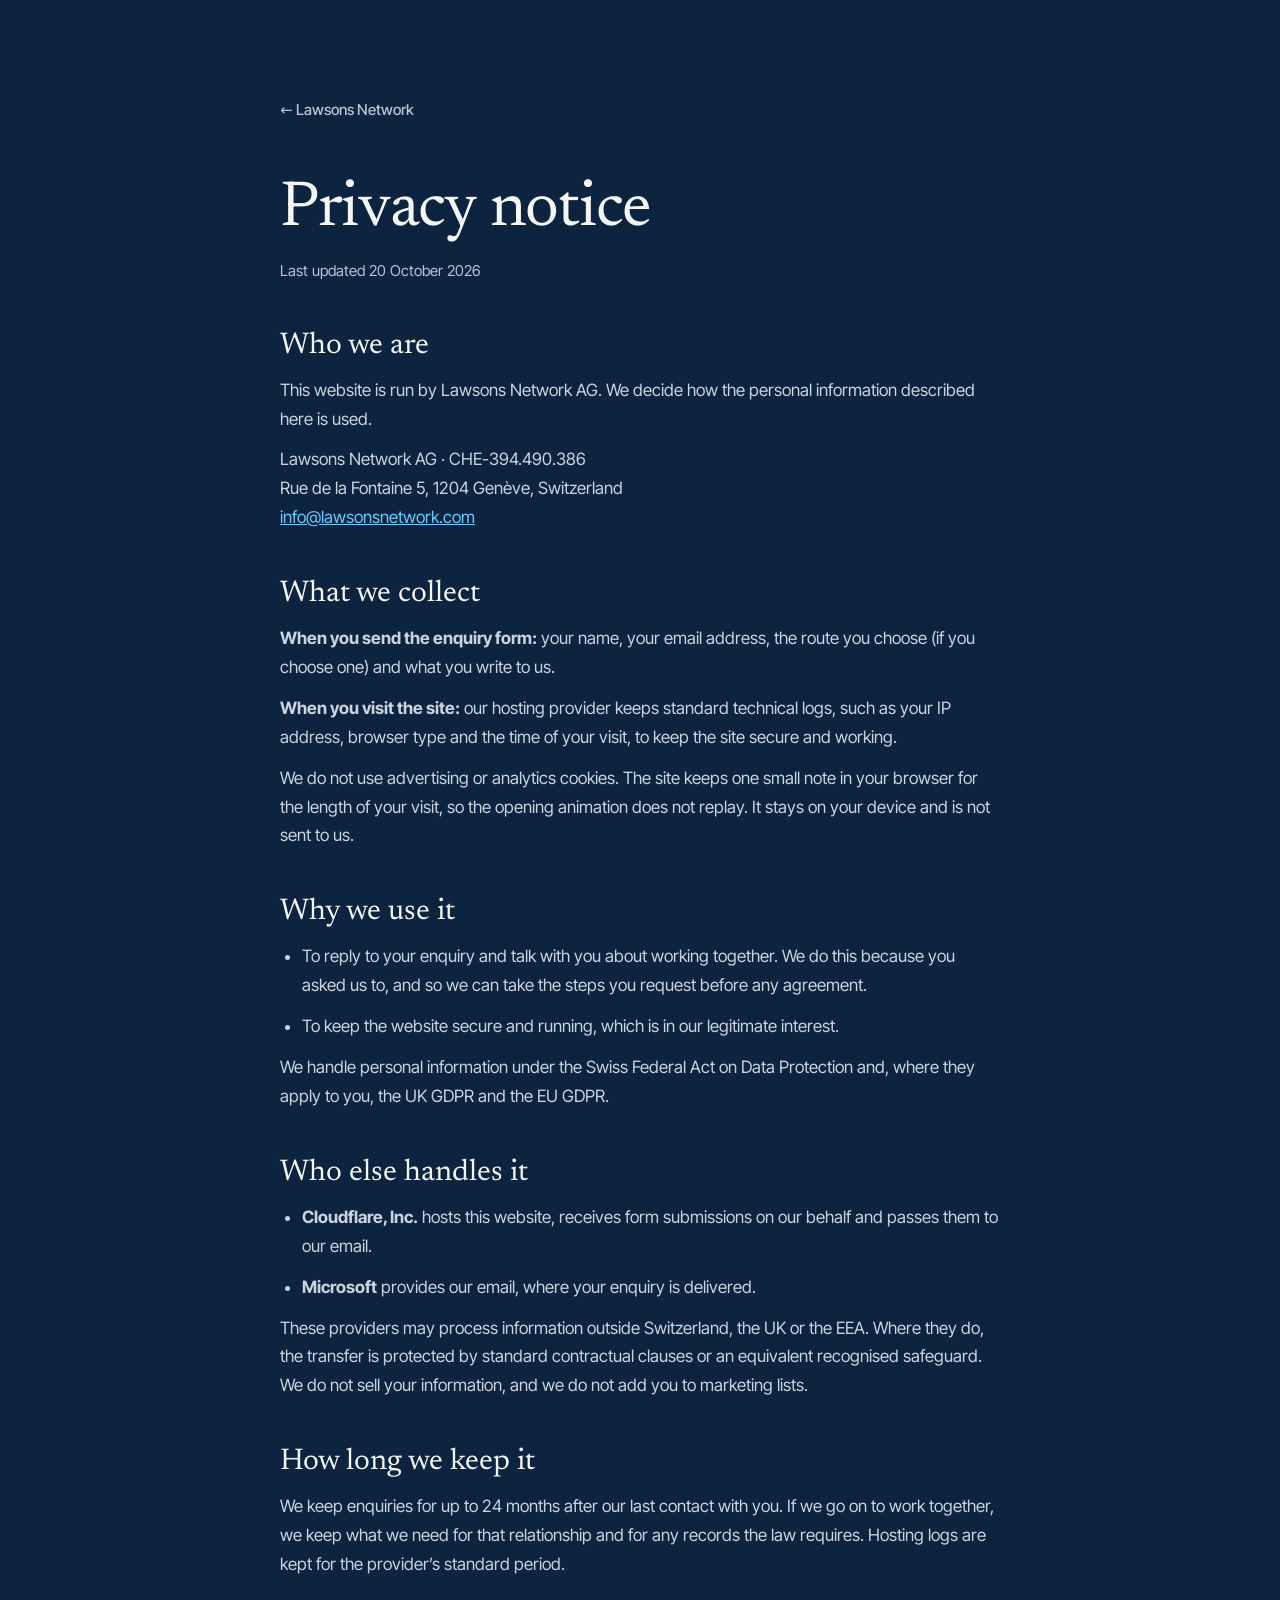
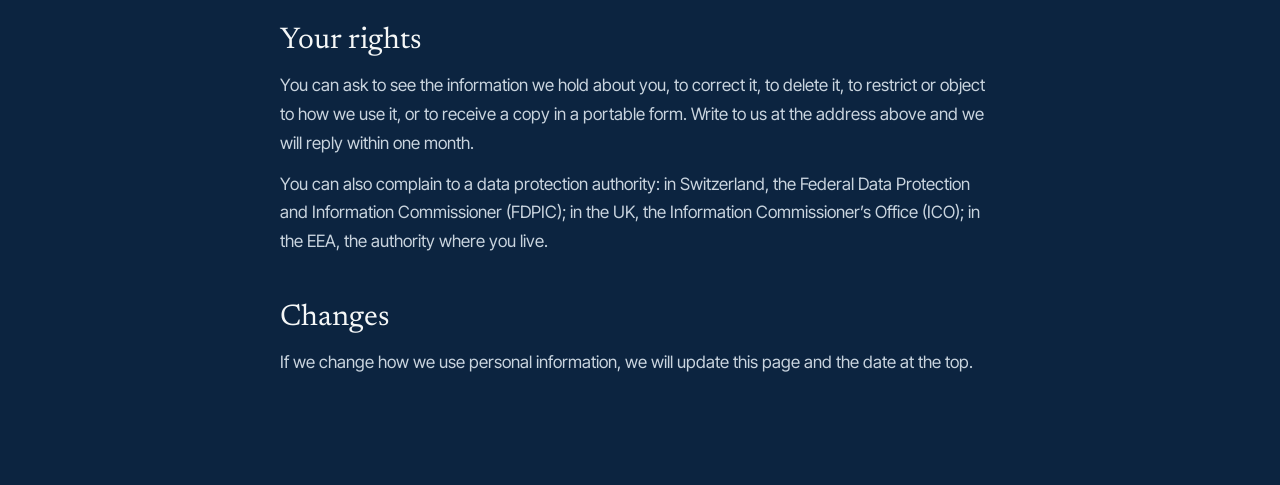
<file: privacy.html>
<!doctype html>
<html lang="en-GB">
<head>
<meta charset="utf-8">
<meta name="viewport" content="width=device-width, initial-scale=1, viewport-fit=cover">
<title>Privacy notice | Lawsons Network</title>
<meta name="description" content="How Lawsons Network handles personal information sent through this website.">
<link rel="icon" href="assets/favicon.svg">
<style>
@font-face{font-family:"Inter Tight";src:url(assets/fonts/InterTight-var.woff2) format("woff2");font-weight:100 900;font-display:swap}
@font-face{font-family:"Newsreader";src:url(assets/fonts/Newsreader-var.woff2) format("woff2");font-weight:200 800;font-display:swap}
:root{--bg:#0C2440;--ink:#F5F7F7;--ink-2:#C9D4DE;--muted:#B7C4D1;--accent:#66CCFF;--sans:"Inter Tight",system-ui,sans-serif;--serif:"Newsreader",Georgia,serif;color-scheme:dark}
*{box-sizing:border-box;margin:0}
body{background:var(--bg);color:var(--ink);font:400 17px/1.7 var(--sans);-webkit-font-smoothing:antialiased;padding:0 20px}
a{color:var(--accent)}
main{max-width:720px;margin:0 auto;padding:clamp(48px,10vh,110px) 0 clamp(64px,12vh,120px)}
.home{display:inline-block;margin-bottom:48px;font:500 15px/1 var(--sans);color:var(--muted);text-decoration:none;padding:12px 0}
.home:hover{color:var(--ink)}
h1{font:400 clamp(40px,6vw,64px)/1.05 var(--serif);letter-spacing:-.02em}
.updated{margin-top:14px;color:var(--muted);font-size:15px}
h2{margin-top:44px;font:400 clamp(24px,2.6vw,30px)/1.2 var(--serif)}
p,li{margin-top:12px;color:var(--ink-2)}
ul{padding-left:22px}
address{font-style:normal;margin-top:12px;color:var(--ink-2)}
</style>
</head>
<body>
<main>
<a class="home" href="index.html">← Lawsons Network</a>
<h1>Privacy notice</h1>
<p class="updated">Last updated 20 October 2026</p>

<h2>Who we are</h2>
<p>This website is run by Lawsons Network AG. We decide how the personal information described here is used.</p>
<address>Lawsons Network AG · CHE-394.490.386<br>Rue de la Fontaine 5, 1204 Genève, Switzerland<br><a href="mailto:info@lawsonsnetwork.com">info@lawsonsnetwork.com</a></address>

<h2>What we collect</h2>
<p><strong>When you send the enquiry form:</strong> your name, your email address, the route you choose (if you choose one) and what you write to us.</p>
<p><strong>When you visit the site:</strong> our hosting provider keeps standard technical logs, such as your IP address, browser type and the time of your visit, to keep the site secure and working.</p>
<p>We do not use advertising or analytics cookies. The site keeps one small note in your browser for the length of your visit, so the opening animation does not replay. It stays on your device and is not sent to us.</p>

<h2>Why we use it</h2>
<ul>
<li>To reply to your enquiry and talk with you about working together. We do this because you asked us to, and so we can take the steps you request before any agreement.</li>
<li>To keep the website secure and running, which is in our legitimate interest.</li>
</ul>
<p>We handle personal information under the Swiss Federal Act on Data Protection and, where they apply to you, the UK GDPR and the EU GDPR.</p>

<h2>Who else handles it</h2>
<ul>
<li><strong>Cloudflare, Inc.</strong> hosts this website, receives form submissions on our behalf and passes them to our email.</li>
<li><strong>Microsoft</strong> provides our email, where your enquiry is delivered.</li>
</ul>
<p>These providers may process information outside Switzerland, the UK or the EEA. Where they do, the transfer is protected by standard contractual clauses or an equivalent recognised safeguard. We do not sell your information, and we do not add you to marketing lists.</p>

<h2>How long we keep it</h2>
<p>We keep enquiries for up to 24 months after our last contact with you. If we go on to work together, we keep what we need for that relationship and for any records the law requires. Hosting logs are kept for the provider’s standard period.</p>

<h2>Your rights</h2>
<p>You can ask to see the information we hold about you, to correct it, to delete it, to restrict or object to how we use it, or to receive a copy in a portable form. Write to us at the address above and we will reply within one month.</p>
<p>You can also complain to a data protection authority: in Switzerland, the Federal Data Protection and Information Commissioner (FDPIC); in the UK, the Information Commissioner’s Office (ICO); in the EEA, the authority where you live.</p>

<h2>Changes</h2>
<p>If we change how we use personal information, we will update this page and the date at the top.</p>
</main>
</body>
</html>
</file>
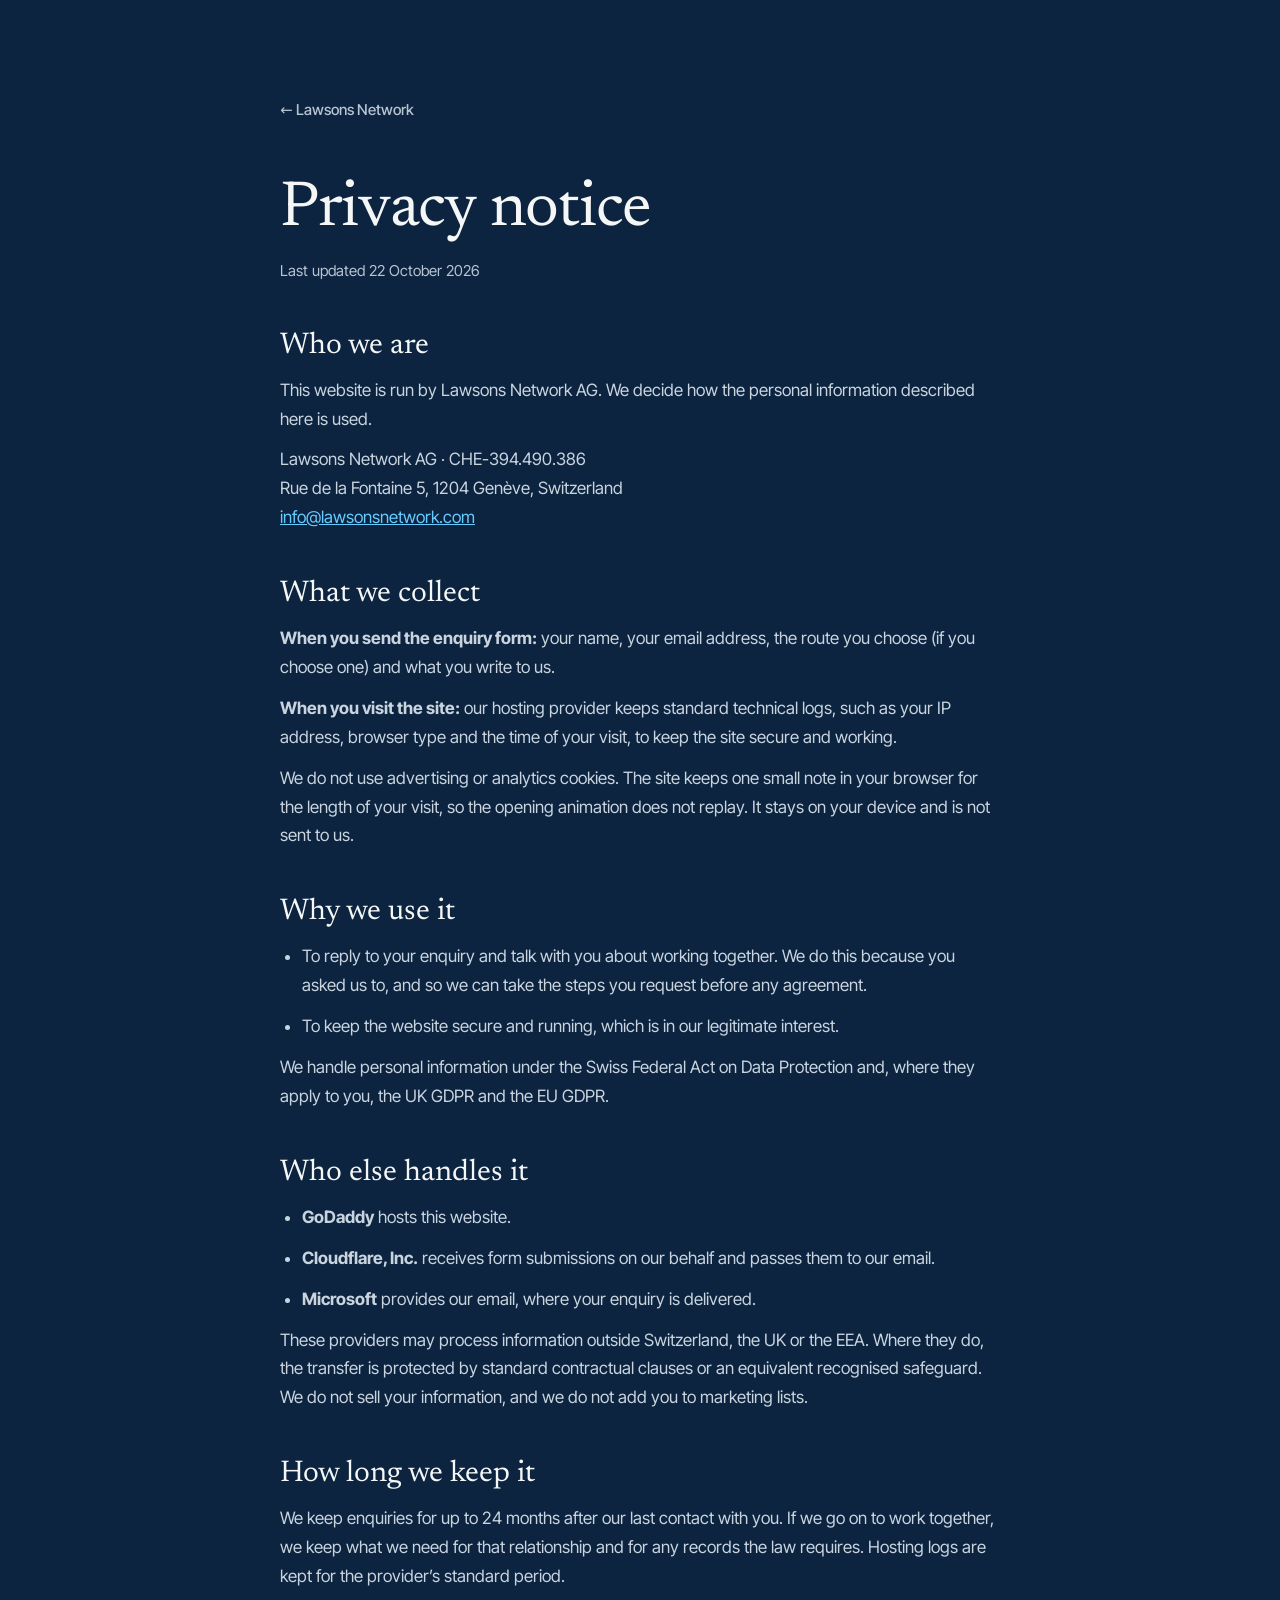
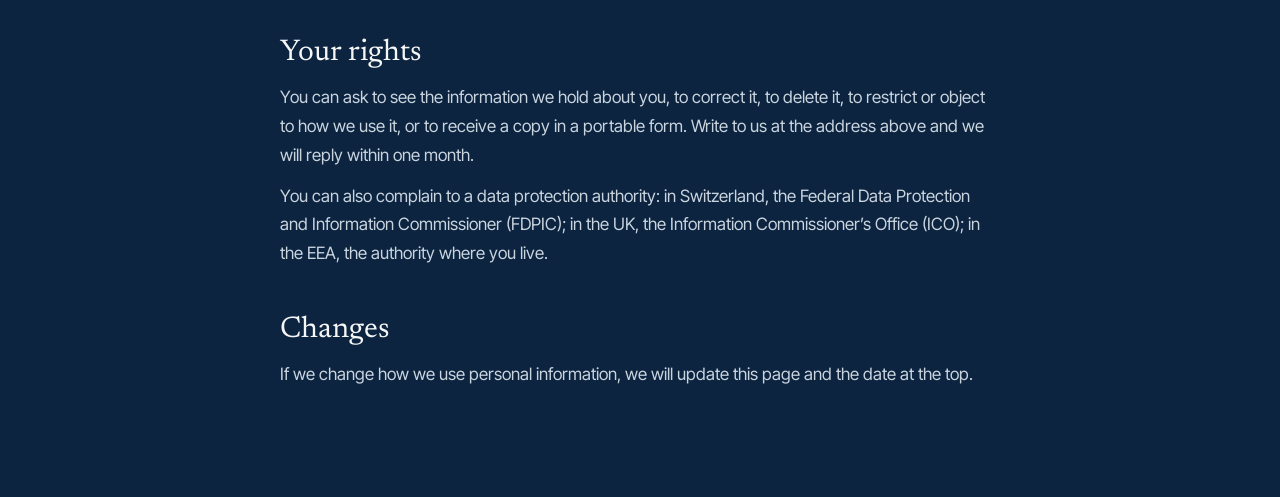
<file: site/privacy.html>
<!doctype html>
<html lang="en-GB">
<head>
<meta charset="utf-8">
<meta name="viewport" content="width=device-width, initial-scale=1, viewport-fit=cover">
<title>Privacy notice | Lawsons Network</title>
<meta name="description" content="How Lawsons Network handles personal information sent through this website.">
<link rel="icon" href="assets/favicon.svg">
<style>
@font-face{font-family:"Inter Tight";src:url(assets/fonts/InterTight-var.woff2) format("woff2");font-weight:100 900;font-display:swap}
@font-face{font-family:"Newsreader";src:url(assets/fonts/Newsreader-var.woff2) format("woff2");font-weight:200 800;font-display:swap}
:root{--bg:#0C2440;--ink:#F5F7F7;--ink-2:#C9D4DE;--muted:#B7C4D1;--accent:#66CCFF;--sans:"Inter Tight",system-ui,sans-serif;--serif:"Newsreader",Georgia,serif;color-scheme:dark}
*{box-sizing:border-box;margin:0}
body{background:var(--bg);color:var(--ink);font:400 17px/1.7 var(--sans);-webkit-font-smoothing:antialiased;padding:0 20px}
a{color:var(--accent)}
main{max-width:720px;margin:0 auto;padding:clamp(48px,10vh,110px) 0 clamp(64px,12vh,120px)}
.home{display:inline-block;margin-bottom:48px;font:500 15px/1 var(--sans);color:var(--muted);text-decoration:none;padding:12px 0}
.home:hover{color:var(--ink)}
h1{font:400 clamp(40px,6vw,64px)/1.05 var(--serif);letter-spacing:-.02em}
.updated{margin-top:14px;color:var(--muted);font-size:15px}
h2{margin-top:44px;font:400 clamp(24px,2.6vw,30px)/1.2 var(--serif)}
p,li{margin-top:12px;color:var(--ink-2)}
ul{padding-left:22px}
address{font-style:normal;margin-top:12px;color:var(--ink-2)}
</style>
</head>
<body>
<main>
<a class="home" href="index.html">← Lawsons Network</a>
<h1>Privacy notice</h1>
<p class="updated">Last updated 22 October 2026</p>

<h2>Who we are</h2>
<p>This website is run by Lawsons Network AG. We decide how the personal information described here is used.</p>
<address>Lawsons Network AG · CHE-394.490.386<br>Rue de la Fontaine 5, 1204 Genève, Switzerland<br><a href="mailto:info@lawsonsnetwork.com">info@lawsonsnetwork.com</a></address>

<h2>What we collect</h2>
<p><strong>When you send the enquiry form:</strong> your name, your email address, the route you choose (if you choose one) and what you write to us.</p>
<p><strong>When you visit the site:</strong> our hosting provider keeps standard technical logs, such as your IP address, browser type and the time of your visit, to keep the site secure and working.</p>
<p>We do not use advertising or analytics cookies. The site keeps one small note in your browser for the length of your visit, so the opening animation does not replay. It stays on your device and is not sent to us.</p>

<h2>Why we use it</h2>
<ul>
<li>To reply to your enquiry and talk with you about working together. We do this because you asked us to, and so we can take the steps you request before any agreement.</li>
<li>To keep the website secure and running, which is in our legitimate interest.</li>
</ul>
<p>We handle personal information under the Swiss Federal Act on Data Protection and, where they apply to you, the UK GDPR and the EU GDPR.</p>

<h2>Who else handles it</h2>
<ul>
<li><strong>GoDaddy</strong> hosts this website.</li>
<li><strong>Cloudflare, Inc.</strong> receives form submissions on our behalf and passes them to our email.</li>
<li><strong>Microsoft</strong> provides our email, where your enquiry is delivered.</li>
</ul>
<p>These providers may process information outside Switzerland, the UK or the EEA. Where they do, the transfer is protected by standard contractual clauses or an equivalent recognised safeguard. We do not sell your information, and we do not add you to marketing lists.</p>

<h2>How long we keep it</h2>
<p>We keep enquiries for up to 24 months after our last contact with you. If we go on to work together, we keep what we need for that relationship and for any records the law requires. Hosting logs are kept for the provider’s standard period.</p>

<h2>Your rights</h2>
<p>You can ask to see the information we hold about you, to correct it, to delete it, to restrict or object to how we use it, or to receive a copy in a portable form. Write to us at the address above and we will reply within one month.</p>
<p>You can also complain to a data protection authority: in Switzerland, the Federal Data Protection and Information Commissioner (FDPIC); in the UK, the Information Commissioner’s Office (ICO); in the EEA, the authority where you live.</p>

<h2>Changes</h2>
<p>If we change how we use personal information, we will update this page and the date at the top.</p>
</main>
</body>
</html>
</file>
<file: site.css>
/* Lawsons Network — Stage 3b. Lawsons colours: dark blue, blue, light blue and the magenta of the mark. */
@font-face{font-family:"Inter Tight";src:url(assets/fonts/InterTight-var.woff2) format("woff2");font-weight:100 900;font-display:swap}
@font-face{font-family:"Newsreader";src:url(assets/fonts/Newsreader-var.woff2) format("woff2");font-weight:200 800;font-display:swap}

:root{
  --navy:#0C2440; --deep:#081A30; --blue:#0099CC; --light:#66CCFF; --pink:#CC66CC; --lightpink:#FF99FF;
  --white:#F5F7F7; --grey:#B7C4D1; --ink:#0C2440;
  --grad:linear-gradient(90deg,#66CCFF,#CC66CC);
  --rule:rgba(245,247,247,.16);
  --sans:"Inter Tight",system-ui,sans-serif; --serif:"Newsreader",Georgia,serif; --label:"Inter Tight",system-ui,sans-serif;
  --pad:clamp(20px,4vw,64px); --ease:cubic-bezier(.16,1,.3,1);
  color-scheme:dark;
}
*{box-sizing:border-box;margin:0}
html{scroll-padding-top:80px}
@media (prefers-reduced-motion:no-preference){html{scroll-behavior:smooth}}
body{background:var(--deep);color:var(--white);font:400 17px/1.6 var(--sans);font-feature-settings:"ss01","cv11";-webkit-font-smoothing:antialiased}
::selection{background:var(--pink);color:#fff}
a{color:inherit}
:focus-visible{outline:2px solid var(--light);outline-offset:3px}
.shell{width:min(1240px,100% - 2*var(--pad));margin-inline:auto;position:relative}
.skip{position:fixed;left:12px;top:12px;z-index:90;padding:10px 14px;background:var(--white);color:var(--navy);transform:translateY(-200%)}
.skip:focus{transform:none}

/* ---------- opening */
.intro{position:fixed;inset:0;z-index:80;background-color:var(--deep);display:grid;place-items:center}
.intro[hidden]{display:none}
.intro-lock{position:relative;width:clamp(80px,10vw,132px)}
.intro-mark{display:block;width:100%;height:auto;overflow:visible}
.intro-line{fill:none;stroke:url(#lnGrad);stroke-width:4;stroke-linejoin:miter;stroke-miterlimit:10;stroke-dasharray:1;stroke-dashoffset:1;filter:drop-shadow(0 0 1.2px rgba(102,204,255,.9))}
.intro.draw .intro-line{transition:stroke-dashoffset .95s cubic-bezier(.65,0,.35,1);stroke-dashoffset:0}
.fill{fill:url(#lnGrad);opacity:0;transition:opacity .3s ease}
.intro.lock .fill{opacity:1}
.intro.lock .intro-line{opacity:0;transition:opacity .25s ease .1s}
.intro.lock .intro-mark{animation:ln-click .38s cubic-bezier(.3,1.6,.5,1)}
@keyframes ln-click{40%{transform:scale(1.06)}100%{transform:none}}
.half{transform-box:fill-box;transform-origin:center;transition:transform 1s cubic-bezier(.76,0,.24,1),opacity .45s ease .5s}
.intro.open .half.left{transform:translateX(-360px) rotate(-3deg);opacity:0}
.intro.open .half.right{transform:translateX(360px) rotate(3deg);opacity:0}
.seam{position:absolute;left:37.5%;top:50%;width:2px;height:60vh;margin-left:-1px;transform:translateY(-50%) scaleY(0);opacity:0;background:linear-gradient(transparent,#fff 45%,#fff 55%,transparent);box-shadow:0 0 28px 8px rgba(102,204,255,.55)}
.intro.open .seam{animation:ln-seam 1s cubic-bezier(.16,1,.3,1) forwards}
@keyframes ln-seam{0%{transform:translateY(-50%) scaleY(0);opacity:0}22%{transform:translateY(-50%) scaleY(1);opacity:1}100%{transform:translateY(-50%) scaleY(1.8) scaleX(40);opacity:0}}
.intro.open{background-color:transparent;transition:background-color .7s ease .15s}


/* ---------- globe and colour field: one canvas behind everything */
.globe{position:fixed;inset:0;width:100vw;height:100vh;height:100lvh;z-index:0;pointer-events:none}

/* ---------- nav */
.nav{position:fixed;inset:0 0 auto;z-index:40;display:flex;align-items:center;gap:20px;height:calc(80px + env(safe-area-inset-top,0px));padding:env(safe-area-inset-top,0px) var(--pad) 0;transition:background-color .4s ease,backdrop-filter .4s ease,border-color .4s ease;border-bottom:1px solid transparent}
.nav.solid{background-color:rgba(8,26,48,.72);backdrop-filter:blur(12px);-webkit-backdrop-filter:blur(12px);border-bottom-color:rgba(245,247,247,.08)}
.logo{display:block;height:60px;margin:0 auto 0 -28px}
.logo img{height:100%;width:auto;display:block}
.menu{min-height:44px;min-width:44px;padding:0 14px;font:400 15px var(--sans);color:var(--white);background:rgba(8,26,48,.5);border:1px solid var(--rule);border-radius:3px;cursor:pointer;backdrop-filter:blur(6px)}
.menu-panel{position:fixed;top:80px;right:var(--pad);z-index:40;display:flex;flex-direction:column;min-width:280px;padding:10px 0;background:rgba(8,26,48,.96);border:1px solid var(--rule);border-radius:4px;backdrop-filter:blur(10px)}
.menu-panel[hidden]{display:none}
.menu-panel a{padding:12px 22px;text-decoration:none;font-size:18px}
.menu-panel a:hover{background:linear-gradient(90deg,rgba(102,204,255,.12),rgba(204,102,204,.12))}

.btn{position:relative;display:inline-flex;align-items:center;justify-content:center;min-height:48px;padding:0 22px;border-radius:3px;background:var(--light);color:var(--navy);font:500 15px/1 var(--sans);text-decoration:none;isolation:isolate;overflow:hidden}
.btn::before{content:"";position:absolute;inset:0;z-index:-1;background:linear-gradient(90deg,#66CCFF,#E3A3F0);opacity:0;transition:opacity .35s var(--ease)}
.btn:hover::before{opacity:1}
.btn.sm{min-height:44px;font-size:14px}
.link{display:inline-block;padding:12px 0;margin:-12px 0;color:var(--grey);text-decoration:none;background:linear-gradient(var(--light),var(--light)) left calc(100% - 10px)/0% 1px no-repeat,linear-gradient(rgba(183,196,209,.4),rgba(183,196,209,.4)) left calc(100% - 10px)/100% 1px no-repeat;transition:background-size .5s var(--ease),color .3s}
.link:hover{color:var(--white);background-size:100% 1px,100% 1px}

/* ---------- content over the field */
main,.foot{position:relative;z-index:10}
.hero{min-height:100vh;min-height:100svh;display:flex;align-items:flex-end;padding:0 0 clamp(56px,9vh,110px)}
h1{font-weight:300;font-size:clamp(48px,8vw,132px);line-height:.92;letter-spacing:-.055em;max-width:11ch}
h1 .h-ind{display:block}
h1 .accent{position:relative;display:block;width:max-content;max-width:100%;font-family:var(--serif);font-weight:300;letter-spacing:-.03em;line-height:.98;padding-right:.06em;margin-top:.04em}
h1 .ink,h1 .stop{background:linear-gradient(90deg,#66CCFF,#E08AE0,#66CCFF);background-size:200% 100%;-webkit-background-clip:text;background-clip:text;color:transparent}
h1 .stop{position:relative;display:inline-block}
h1 .stop::after{content:"";position:absolute;left:50%;bottom:.14em;width:.2em;height:.2em;margin-left:-.1em;border-radius:50%;border:1px solid rgba(224,138,224,.9);opacity:0}
.tracer{position:absolute;left:0;bottom:.12em;width:8px;height:8px;margin:-4px 0 0 -4px;border-radius:50%;background:#fff;box-shadow:0 0 14px 4px rgba(102,204,255,.9);opacity:0}
/* entrance: letters settle from their own directions, the line is written in by the travelling light, the full stop becomes a node */
.js .h-ind .lt{display:inline-block;opacity:0;transform:translate(var(--x),var(--y)) rotate(var(--r));filter:blur(6px);transition:transform 1.1s var(--ease) var(--d),opacity .5s ease var(--d),filter .8s ease var(--d)}
.js .hero-title.go .h-ind .lt{opacity:1;transform:none;filter:none}
.js h1 .accent{clip-path:inset(-10% 100% -20% 0);transition:clip-path .9s cubic-bezier(.65,0,.35,1) .55s}
.js .hero-title.go .accent{clip-path:inset(-10% -4% -20% 0)}
.js .hero-title.go .tracer{animation:ln-trace .9s cubic-bezier(.65,0,.35,1) .55s forwards}
@keyframes ln-trace{0%{left:0;opacity:0}12%{opacity:1}88%{opacity:1}100%{left:100%;opacity:0}}
.js .hero-title.go .stop::after{animation:ln-node 2.6s ease-out 1.45s infinite}
@keyframes ln-node{0%{opacity:.9;transform:scale(1)}100%{opacity:0;transform:scale(4.5)}}
.js .hero-title.go .ink,.js .hero-title.go .stop{animation:ln-flow 9s ease-in-out 1.6s infinite alternate}
@keyframes ln-flow{from{background-position:0% 0}to{background-position:100% 0}}
.support{margin-top:30px;max-width:32ch;font-size:clamp(18px,1.5vw,21px);line-height:1.5;color:var(--grey);font-weight:400}
.actions{margin-top:36px;display:flex;align-items:center;gap:28px;flex-wrap:wrap}
.globe-note{position:absolute;right:var(--pad);bottom:28px;max-width:34ch;font:400 12.5px/1.5 var(--sans);color:var(--grey);opacity:.8;text-align:right}

.ch{padding:clamp(140px,26vh,280px) 0}
.shell.cols{display:grid;grid-template-columns:3fr 8fr;gap:clamp(24px,5vw,80px);align-items:start}
.label{display:flex;align-items:center;gap:14px;font:500 17px/1.3 var(--sans);letter-spacing:-.005em;color:var(--white);padding-top:10px}
.label::before{content:"";flex:none;width:28px;height:2px;border-radius:2px;background:var(--light)}
.statement{font-family:var(--serif);font-weight:320;font-size:clamp(28px,3.1vw,48px);line-height:1.16;letter-spacing:-.018em;max-width:23ch}
.statement.narrow{max-width:26ch;margin-top:28px}
.pairs{margin-top:clamp(48px,8vh,88px);display:grid;grid-template-columns:1fr 1fr;gap:28px 48px;max-width:760px}
.pairs>div{padding-top:16px;border-top:1px solid var(--rule);position:relative}
.pairs>div::before{content:"";position:absolute;left:0;top:-1px;height:1px;width:0;background:rgba(245,247,247,.45);transition:width 1.2s var(--ease) calc(.15s + var(--k,0) * 140ms)}
.pairs.in>div::before{width:100%}
.js .pairs>div{opacity:0;transform:translateY(18px);transition:opacity .8s var(--ease) calc(var(--k,0) * 140ms),transform .9s var(--ease) calc(var(--k,0) * 140ms)}
.js .pairs.in>div{opacity:1;transform:none}
.pairs>div:nth-child(2){--k:1}.pairs>div:nth-child(3){--k:2}.pairs>div:nth-child(4){--k:3}
.pairs dt,.facts dt{font:500 16px/1.3 var(--sans);letter-spacing:-.005em;color:var(--white);margin-bottom:6px}
.pairs dd,.facts dd{margin:0;color:var(--grey);font-size:16.5px;line-height:1.5}
.building{margin-top:clamp(48px,8vh,88px);max-width:46ch;border-top:1px solid var(--rule);padding-top:20px}
.building .note-label{font:500 17px/1.3 var(--sans);color:var(--white);margin-bottom:8px}
.building .note-label span{color:var(--light)}
.building p:last-child{color:var(--grey);font-size:18px;line-height:1.55}

.aside{margin-top:36px;color:var(--grey);max-width:52ch}

.facts{margin-top:56px;display:grid;grid-template-columns:repeat(2,1fr);gap:24px;border-top:1px solid var(--rule);padding-top:24px;max-width:640px}
.facts dd{color:var(--white)}

.contact{min-height:92vh;display:flex;align-items:center}
.talk{display:grid;grid-template-columns:7fr 5fr;gap:clamp(32px,6vw,96px);align-items:start}
.talk>div:first-child{position:sticky;top:120px}
.big{font-weight:300;font-size:clamp(48px,7.6vw,124px);line-height:.94;letter-spacing:-.055em;max-width:12ch}
.privacy{margin-top:22px;font-size:13.5px;color:var(--grey)}

.foot{padding:40px 0 56px;font-size:13.5px;color:var(--grey);background:var(--deep)}
.foot::before{content:"";position:absolute;left:0;right:0;top:0;height:1px;background:rgba(245,247,247,.2)}
.foot p{margin-bottom:8px}
.foot a{display:inline-block;padding:8px 0}.foot .legal{color:var(--white);max-width:70ch}

/* ---------- entrances. Content stays readable without JS. */
.js .split .w{display:inline-block;overflow:hidden;vertical-align:top;padding-bottom:.08em;margin-bottom:-.08em}
.js .split .w>span{display:inline-block;transform:translateY(105%);transition:transform .9s var(--ease);transition-delay:calc(var(--i) * 16ms)}
.js .split.in .w>span{transform:none}
.js .reveal{opacity:0;transform:translateY(28px);transition:opacity .9s var(--ease),transform 1.1s var(--ease)}
.js .reveal.in{opacity:1;transform:none}
.js .hero .reveal{transition-delay:.45s}
.js .hero .actions.reveal{transition-delay:.6s}

/* ---------- review marks */
.draft{display:inline-block;vertical-align:middle;font:500 10px/1 var(--label);letter-spacing:.08em;text-transform:uppercase;padding:4px 6px;border-radius:2px;background:#6B3FA0;color:#fff;white-space:nowrap}
.clean .draft,.clean .review-only{display:none}
.review-toggle{position:fixed;left:16px;bottom:16px;z-index:50;font:400 12px var(--label);color:var(--white);background:rgba(12,36,64,.95);border:1px solid var(--rule);border-radius:3px;padding:8px 10px;cursor:pointer;min-height:36px}

@media (prefers-reduced-motion:reduce){
  .js .reveal,.js .split .w>span,.js .h-ind .lt{opacity:1;transform:none;transition:none;filter:none}
  .js h1 .accent{clip-path:none;transition:none}
  .js .hero-title .tracer,.js .hero-title .stop::after,.js .hero-title .ink{animation:none}
  .pairs>div::before{transition:none}
}

@media (max-width:900px){
  .shell.cols{grid-template-columns:1fr;gap:20px}
  .label{padding-top:0}
  .pairs,.facts{grid-template-columns:1fr}
}
@media (max-width:640px){
  .nav{height:64px}
  .logo{height:48px;margin-left:-22px}
  .nav .btn{display:none}
  .menu-panel{top:64px;left:var(--pad);right:var(--pad)}
  .hero{padding-bottom:40px}
  h1{font-size:46px}
  .actions .btn{width:100%;min-height:52px;font-size:16px}
  .globe-note,.review-toggle{display:none}
  .ch{padding:110px 0}
}

/* ---------- three ways to work: carousel. Native horizontal scroll with snap; drag, swipe, keys and buttons. */
.routes{padding-bottom:clamp(120px,20vh,220px)}
.routes-head{display:flex;align-items:flex-end;justify-content:space-between;gap:24px;margin-bottom:40px}
.car-controls{display:flex;align-items:center;gap:14px}
.car-count{font:300 22px/1 var(--serif);font-variant-numeric:lining-nums tabular-nums;color:var(--grey);letter-spacing:.01em}
.car-count b{color:var(--white);font-weight:400}
.car-bar{width:120px;height:1px;background:var(--rule);position:relative;overflow:hidden}
.car-bar i{position:absolute;inset:0;background:var(--light);transform-origin:left;transform:scaleX(var(--p,.333));transition:transform .5s var(--ease)}
.car-btn{width:48px;height:48px;border-radius:50%;border:1px solid var(--rule);background:rgba(8,26,48,.5);color:var(--white);font:400 18px var(--sans);cursor:pointer;transition:background .3s,border-color .3s}
.car-btn:hover{border-color:var(--light);background:rgba(102,204,255,.12)}
.car-btn:disabled{opacity:.35;cursor:default}
.car{display:grid;grid-auto-flow:column;grid-auto-columns:min(58vw,820px);gap:clamp(16px,2vw,28px);overflow-x:auto;scroll-snap-type:x mandatory;padding:0 max(var(--pad),calc((100vw - 1240px)/2)) 10px;scroll-padding-inline:max(var(--pad),calc((100vw - 1240px)/2));scrollbar-width:none;cursor:grab;outline:none}
.car::-webkit-scrollbar{display:none}
.car.dragging{cursor:grabbing;scroll-snap-type:none}
.car:focus-visible{outline:2px solid var(--light);outline-offset:6px}
.slide{scroll-snap-align:start;position:relative;min-height:min(62vh,560px);padding:clamp(28px,4vw,56px);border-radius:6px;display:flex;flex-direction:column;overflow:hidden;isolation:isolate;
  background:rgba(8,26,48,.6);border:1px solid rgba(245,247,247,.12);backdrop-filter:blur(12px);transition:opacity .6s var(--ease),transform .6s var(--ease)}



.slide:not(.active){opacity:.6;transform:scale(.97);-webkit-mask:linear-gradient(90deg,#000 62%,transparent);mask:linear-gradient(90deg,#000 62%,transparent)}
.slide-kicker{font:italic 400 19px/1.3 var(--serif);color:var(--light);margin-bottom:18px}
.slide h3{font-family:var(--serif);font-weight:320;font-size:clamp(30px,3.6vw,56px);line-height:1.08;letter-spacing:-.02em;max-width:15ch}
.slide dl{margin-top:auto;padding-top:40px;display:grid;grid-template-columns:repeat(3,1fr);gap:24px}
.slide dl>div{border-top:1px solid var(--rule);padding-top:14px}
.slide dt{font:500 15px/1.3 var(--sans);color:var(--white);margin-bottom:6px}
.slide dd{margin:0;font-size:16px;line-height:1.5;color:var(--grey)}
.slide .link{margin-top:28px;align-self:flex-start}

/* ---------- how a move works: pinned journey */
.journey{position:relative;padding:clamp(120px,18vh,200px) 0}
.stages{list-style:none;padding:0;margin-top:40px;max-width:620px}
.stages li{padding:26px 0;border-top:1px solid var(--rule)}
.stage-n{font:300 22px/1 var(--serif);font-variant-numeric:lining-nums;color:var(--light);margin-bottom:10px}
.stages h3{font-family:var(--serif);font-weight:320;font-size:clamp(28px,3vw,46px);line-height:1.08;letter-spacing:-.02em;margin-bottom:10px}
.stages li>p:last-child{color:var(--grey);font-size:18px;max-width:40ch}
.rail{display:none}
/* pinned version (JS + motion allowed) */
.pinned.journey{height:400vh;padding:0}
.pinned .journey-stage{position:sticky;top:0;height:100vh;height:100svh;display:flex;align-items:center}
.pinned .stages{position:relative;height:clamp(200px,28vh,280px);margin-top:36px}
.pinned .stages li{position:absolute;inset:0 auto auto 0;border:0;padding:0;width:100%}
.pinned .stages li>*{opacity:0;transform:translateY(40px);filter:blur(6px);transition:opacity .7s var(--ease),transform .9s var(--ease),filter .7s var(--ease)}
.pinned .stages li.past>*{transform:translateY(-40px)}
.pinned .stages li.on>*{opacity:1;transform:none;filter:none}
.pinned .stages li.on>*:nth-child(2){transition-delay:.06s}.pinned .stages li.on>*:nth-child(3){transition-delay:.12s}
.pinned .stage-n{font:200 clamp(72px,10vw,160px)/.9 var(--serif);font-variant-numeric:lining-nums;letter-spacing:-.04em;background:var(--grad);-webkit-background-clip:text;background-clip:text;color:transparent;margin-bottom:6px}
.pinned .rail{display:flex;justify-content:space-between;position:relative;width:min(520px,80%);margin-top:28px;height:12px;align-items:center}
.pinned .rail::before{content:"";position:absolute;left:0;right:0;top:50%;height:1px;background:var(--rule)}
.pinned .rail i{position:absolute;left:0;top:50%;height:1px;width:100%;background:var(--grad);transform-origin:left;transform:scaleX(var(--jp,0))}
.pinned .rail span{position:relative;width:11px;height:11px;border-radius:50%;background:var(--deep);border:1px solid rgba(245,247,247,.4);transition:background .4s,border-color .4s,box-shadow .4s}
.pinned .rail span.lit{background:var(--light);border-color:var(--light);box-shadow:0 0 16px rgba(102,204,255,.8)}
.pinned .rail span.lit:nth-of-type(n+4){background:#E08AE0;border-color:#E08AE0;box-shadow:0 0 16px rgba(204,102,204,.8)}
.pinned .aside{margin-top:34px}

@media (max-width:900px){
  .car{grid-auto-columns:86vw}
  .slide dl{grid-template-columns:1fr;gap:16px}
  .slide{min-height:0}
  .routes-head{flex-direction:column;align-items:flex-start}
}
@media (max-width:640px){
  .pinned.journey{height:340vh}
  .pinned .journey-stage{align-items:flex-end;padding-bottom:40px}
  .pinned .stages{height:300px}
}

/* nav CTA stays quiet while the hero CTA is on screen */
.nav:not(.solid) .btn.sm{background:transparent;color:var(--white);border:1px solid var(--rule)}
.alt-email{color:var(--grey);font-size:15px}


/* enquiry form: prototype only, not connected */
.enquiry{display:grid;gap:18px;padding:clamp(24px,3vw,36px);background:rgba(8,26,48,.62);border:1px solid rgba(245,247,247,.12);border-radius:6px;backdrop-filter:blur(12px)}
.field{display:grid;gap:8px}
.field label{font:500 15px/1.3 var(--sans);color:var(--white)}
.field .opt{color:var(--grey);font-weight:400}
.field input,.field select,.field textarea{font:400 17px/1.4 var(--sans);color:var(--white);background:rgba(245,247,247,.04);border:0;border-bottom:1px solid rgba(245,247,247,.35);border-radius:0;padding:12px 2px;min-height:48px;width:100%;transition:border-color .3s,background .3s}
.field select{appearance:none;background-image:linear-gradient(45deg,transparent 50%,var(--grey) 50%),linear-gradient(-45deg,transparent 50%,var(--grey) 50%);background-position:calc(100% - 14px) 22px,calc(100% - 9px) 22px;background-size:5px 5px;background-repeat:no-repeat}
.field select option{color:var(--navy)}
.field textarea{resize:vertical;min-height:88px}
.field input::placeholder,.field textarea::placeholder{color:rgba(183,196,209,.6)}
.field input:focus,.field select:focus,.field textarea:focus{outline:none;border-bottom-color:var(--light);background:rgba(102,204,255,.06)}
.field [aria-invalid="true"]{border-bottom-color:#FF9FA8}
.field .err{font-size:14px;color:#FFB3BA}
.enquiry .btn{justify-self:start;margin-top:6px;border:0;cursor:pointer}
.form-note{font-size:13.5px;color:var(--grey)}
.form-status{padding:16px 18px;border-left:2px solid var(--light);background:rgba(102,204,255,.08);font-size:15.5px;line-height:1.5}
.form-status a{color:var(--light)}
.alt-contact{font-size:14.5px;color:var(--grey)}
@media (max-width:900px){.talk{grid-template-columns:1fr}.talk>div:first-child{position:static}}

.routes-statement{margin-top:22px;max-width:26ch}
.boundary{margin-top:44px;padding-top:20px;border-top:1px solid var(--rule);font:500 20px/1.4 var(--sans);color:var(--white);max-width:40ch}

/* route illustrations: line drawings in the globe's language; they draw in when their slide is active */
.ill{position:absolute;right:clamp(16px,3vw,44px);top:clamp(16px,3vw,40px);width:clamp(150px,17vw,240px);height:auto;overflow:visible}
.ill .ln{fill:none;stroke:rgba(102,204,255,.75);stroke-width:1.4;stroke-dasharray:420;stroke-dashoffset:420;transition:stroke-dashoffset 1.4s var(--ease)}
.ill .ln.thin{stroke:rgba(245,247,247,.35);stroke-width:1}
.ill .ln.frame{stroke:rgba(245,247,247,.55)}
.ill .nd{fill:#F5F7F7;opacity:0;transition:opacity .6s ease .5s}
.ill .nd.sm{fill:#66CCFF}
.ill .nd.hero{fill:#E08AE0}
.ill .ring{fill:none;stroke:#E08AE0;stroke-width:1;opacity:0;transform-box:fill-box;transform-origin:center}
.slide.active .ill .ln{stroke-dashoffset:0}
.slide.active .ill .ln.late{transition-delay:.7s}
.slide.active .ill .nd{opacity:1}
.slide.active .ill .nd.fade{opacity:.35;transition:opacity 1.6s ease 1s}
.slide.active .ill .ring{animation:ill-ring 2.6s ease-out 1.2s infinite}
@keyframes ill-ring{0%{opacity:.9;transform:scale(1)}100%{opacity:0;transform:scale(3.2)}}
html:not(.js) .ill .ln{stroke-dashoffset:0} html:not(.js) .ill .nd{opacity:1}
.slide h3{max-width:13ch}

/* due diligence: a gate that has to be passed */
.gate{list-style:none;padding:0;margin-top:clamp(40px,7vh,72px);max-width:720px;position:relative}
.gate::before{content:"";position:absolute;left:21px;top:22px;bottom:22px;width:1px;background:var(--rule)}
.gate li{display:grid;grid-template-columns:44px 1fr;gap:22px;padding:18px 0;position:relative}
.g-n{width:44px;height:44px;border-radius:50%;display:grid;place-items:center;font:300 20px/1 var(--serif);color:var(--light);background:var(--deep);border:1px solid rgba(102,204,255,.45);position:relative;z-index:1}
.gate h3{font:500 20px/1.3 var(--sans);margin:9px 0 6px}
.gate p{color:var(--grey);font-size:16.5px;max-width:48ch}
.g-lock .g-n{border-color:#E08AE0;box-shadow:0 0 0 6px rgba(204,102,204,.12)}
.g-lock svg{width:20px;height:20px;fill:none;stroke:#E08AE0;stroke-width:1.6}
.g-lock .shackle{transition:transform .6s cubic-bezier(.3,1.6,.5,1) 1.1s;transform-origin:16px 11px}
.gate.in .g-lock .shackle{transform:translateY(-3px) rotate(28deg)}
.js .gate li{opacity:0;transform:translateX(-14px);transition:opacity .7s var(--ease),transform .8s var(--ease)}
.js .gate.in li{opacity:1;transform:none}
.gate li:nth-child(2){transition-delay:.12s}.gate li:nth-child(3){transition-delay:.24s}.gate li:nth-child(4){transition-delay:.36s}.gate li:nth-child(5){transition-delay:.48s}
@media (prefers-reduced-motion:reduce){.js .gate li{opacity:1;transform:none;transition:none}.ill .ln{stroke-dashoffset:0;transition:none}.ill .nd{opacity:1;transition:none}.slide.active .ill .ring{animation:none}}
@media (max-width:640px){.ill{position:static;display:block;width:120px;margin:0 0 14px -6px}.slide h3{max-width:12ch}}

/* ---------- 5. hierarchy: one short statement, then a normal-sized paragraph */
.lede-p{margin-top:26px;max-width:44ch;font:400 clamp(18px,1.45vw,21px)/1.55 var(--sans);color:var(--grey)}
.statement.narrow+.lede-p{max-width:40ch}

/* ---------- 6. rhythm: not every chapter gets the same beat */
.ch.tight{padding:clamp(96px,14vh,160px) 0}
.ch.roomy{padding:clamp(180px,32vh,340px) 0 clamp(140px,24vh,260px)}
.routes.roomy{padding-bottom:clamp(120px,20vh,220px)}

/* ---------- 1. chapter hand-offs: content eases out as it leaves, in as it arrives (driven by scroll in site.js) */
.ch>.shell{opacity:var(--o,1);translate:0 var(--ty,0px);will-change:opacity,translate}

/* ---------- 2. chapter rail */
.rail-nav{position:fixed;right:clamp(14px,2vw,28px);top:50%;transform:translateY(-50%);z-index:35;padding:10px 0}
.rail-nav ol{list-style:none;padding:0;margin:0;display:grid;gap:4px;position:relative}
.rail-nav ol::before{content:"";position:absolute;right:5px;top:14px;bottom:14px;width:1px;background:var(--rule)}
.rail-fill{position:absolute;right:calc(5px);top:24px;width:1px;height:calc(100% - 48px);background:var(--light);transform-origin:top;transform:scaleY(var(--rp,0));pointer-events:none}
.rail-nav a{display:flex;align-items:center;justify-content:flex-end;gap:12px;min-height:28px;text-decoration:none;color:var(--grey);font:500 13px/1 var(--sans)}
.rail-nav a::after{content:"";width:11px;height:11px;border-radius:50%;border:1px solid rgba(245,247,247,.4);background:var(--deep);flex:none;transition:background .3s,border-color .3s,transform .3s var(--ease)}
.rail-nav a span{opacity:0;transform:translateX(6px);transition:opacity .3s,transform .3s var(--ease);white-space:nowrap;padding:4px 8px;border-radius:3px;background:rgba(8,26,48,.8)}
.rail-nav:hover a span,.rail-nav a:focus-visible span,.rail-nav a.on span{opacity:1;transform:none}
.rail-nav:not(:hover) a.on span{color:var(--white)}
.rail-nav a.on::after{background:var(--light);border-color:var(--light);transform:scale(1.15)}
.rail-nav a:hover::after{border-color:var(--light)}
body.intro-on .rail-nav{opacity:0}

/* ---------- 4. buttons: arrow nudge; magnetic pull is set from site.js via --mx/--my */
.btn{translate:var(--mx,0) var(--my,0);transition:translate .35s var(--ease)}
.btn::after{content:"→";margin-left:10px;display:inline-block;transition:transform .35s var(--ease)}
.btn:hover::after{transform:translateX(4px)}

/* ---------- 7. second call to action, and a closing footer */
.dd-cta{margin-top:clamp(40px,7vh,72px);display:flex;align-items:center;gap:24px;flex-wrap:wrap;padding-top:28px;border-top:1px solid var(--rule)}
.dd-cta p{font:400 clamp(22px,2vw,28px)/1.3 var(--serif);color:var(--white)}
.foot{padding:clamp(80px,14vh,140px) 0 40px}
.foot-top{display:grid;grid-template-columns:auto 1fr;gap:clamp(28px,5vw,72px);align-items:center;padding-bottom:clamp(56px,9vh,96px)}
.foot-mark{width:clamp(96px,11vw,150px);height:auto;overflow:visible}
.foot-line{fill:none;stroke:url(#lnGradF);stroke-width:4;stroke-linejoin:miter;stroke-dasharray:1;stroke-dashoffset:1;transition:stroke-dashoffset 1.8s cubic-bezier(.65,0,.35,1)}
.foot.in .foot-line,html:not(.js) .foot-line{stroke-dashoffset:0}
.foot-big{font:300 clamp(40px,5.2vw,84px)/.98 var(--sans);letter-spacing:-.05em;color:var(--white)}
.foot-big em{font:300 1em/1 var(--serif);font-style:normal;letter-spacing:-.03em;color:var(--light)}
.foot-nav{display:flex;flex-wrap:wrap;gap:6px 28px;margin-top:28px}
.foot-nav a{color:var(--grey);text-decoration:none;font-size:16px;padding:10px 0}
.foot-nav a:hover{color:var(--white)}
.foot-base{padding-top:24px;border-top:1px solid var(--rule)}

@media (prefers-reduced-motion:reduce){.ch>.shell{opacity:1;translate:none}.btn{translate:none}.foot-line{stroke-dashoffset:0;transition:none}}
@media (max-width:900px){.rail-nav{display:none}.foot-top{grid-template-columns:1fr}}
</file>
<file: site/site.css>
/* Lawsons Network — Stage 3b. Lawsons colours: dark blue, blue, light blue and the magenta of the mark. */
@font-face{font-family:"Inter Tight";src:url(assets/fonts/InterTight-var.woff2) format("woff2");font-weight:100 900;font-display:swap}
@font-face{font-family:"Newsreader";src:url(assets/fonts/Newsreader-var.woff2) format("woff2");font-weight:200 800;font-display:swap}

:root{
  --navy:#0C2440; --deep:#081A30; --blue:#0099CC; --light:#66CCFF; --pink:#CC66CC; --lightpink:#FF99FF;
  --white:#F5F7F7; --grey:#B7C4D1; --ink:#0C2440;
  --grad:linear-gradient(90deg,#66CCFF,#CC66CC);
  --rule:rgba(245,247,247,.16);
  --sans:"Inter Tight",system-ui,sans-serif; --serif:"Newsreader",Georgia,serif; --label:"Inter Tight",system-ui,sans-serif;
  --pad:clamp(20px,4vw,64px); --ease:cubic-bezier(.16,1,.3,1);
  color-scheme:dark;
}
*{box-sizing:border-box;margin:0}
html{scroll-padding-top:80px}
@media (prefers-reduced-motion:no-preference){html{scroll-behavior:smooth}}
body{background:var(--deep);color:var(--white);font:400 17px/1.6 var(--sans);font-feature-settings:"ss01","cv11";-webkit-font-smoothing:antialiased}
::selection{background:var(--pink);color:#fff}
a{color:inherit}
:focus-visible{outline:2px solid var(--light);outline-offset:3px}
.shell{width:min(1240px,100% - 2*var(--pad));margin-inline:auto;position:relative}
.skip{position:fixed;left:12px;top:12px;z-index:90;padding:10px 14px;background:var(--white);color:var(--navy);transform:translateY(-200%)}
.skip:focus{transform:none}

/* ---------- opening */
.intro{position:fixed;inset:0;z-index:80;background-color:var(--deep);display:grid;place-items:center}
.intro[hidden]{display:none}
.intro-lock{position:relative;width:clamp(80px,10vw,132px)}
.intro-mark{display:block;width:100%;height:auto;overflow:visible}
.intro-line{fill:none;stroke:url(#lnGrad);stroke-width:4;stroke-linejoin:miter;stroke-miterlimit:10;stroke-dasharray:1;stroke-dashoffset:1;filter:drop-shadow(0 0 1.2px rgba(102,204,255,.9))}
.intro.draw .intro-line{transition:stroke-dashoffset .95s cubic-bezier(.65,0,.35,1);stroke-dashoffset:0}
.fill{fill:url(#lnGrad);opacity:0;transition:opacity .3s ease}
.intro.lock .fill{opacity:1}
.intro.lock .intro-line{opacity:0;transition:opacity .25s ease .1s}
.intro.lock .intro-mark{animation:ln-click .38s cubic-bezier(.3,1.6,.5,1)}
@keyframes ln-click{40%{transform:scale(1.06)}100%{transform:none}}
.half{transform-box:fill-box;transform-origin:center;transition:transform 1s cubic-bezier(.76,0,.24,1),opacity .45s ease .5s}
.intro.open .half.left{transform:translateX(-360px) rotate(-3deg);opacity:0}
.intro.open .half.right{transform:translateX(360px) rotate(3deg);opacity:0}
.seam{position:absolute;left:37.5%;top:50%;width:2px;height:60vh;margin-left:-1px;transform:translateY(-50%) scaleY(0);opacity:0;background:linear-gradient(transparent,#fff 45%,#fff 55%,transparent);box-shadow:0 0 28px 8px rgba(102,204,255,.55)}
.intro.open .seam{animation:ln-seam 1s cubic-bezier(.16,1,.3,1) forwards}
@keyframes ln-seam{0%{transform:translateY(-50%) scaleY(0);opacity:0}22%{transform:translateY(-50%) scaleY(1);opacity:1}100%{transform:translateY(-50%) scaleY(1.8) scaleX(40);opacity:0}}
.intro.open{background-color:transparent;transition:background-color .7s ease .15s}


/* ---------- globe and colour field: one canvas behind everything */
.globe{position:fixed;inset:0;width:100vw;height:100vh;height:100lvh;z-index:0;pointer-events:none}

/* ---------- nav */
.nav{position:fixed;inset:0 0 auto;z-index:40;display:flex;align-items:center;gap:20px;height:calc(80px + env(safe-area-inset-top,0px));padding:env(safe-area-inset-top,0px) var(--pad) 0;transition:background-color .4s ease,backdrop-filter .4s ease,border-color .4s ease;border-bottom:1px solid transparent}
.nav.solid{background-color:rgba(8,26,48,.72);backdrop-filter:blur(12px);-webkit-backdrop-filter:blur(12px);border-bottom-color:rgba(245,247,247,.08)}
.logo{display:block;height:60px;margin:0 auto 0 -28px}
.logo img{height:100%;width:auto;display:block}
.menu{min-height:44px;min-width:44px;padding:0 14px;font:400 15px var(--sans);color:var(--white);background:rgba(8,26,48,.5);border:1px solid var(--rule);border-radius:3px;cursor:pointer;backdrop-filter:blur(6px)}
.menu-panel{position:fixed;top:80px;right:var(--pad);z-index:40;display:flex;flex-direction:column;min-width:280px;padding:10px 0;background:rgba(8,26,48,.96);border:1px solid var(--rule);border-radius:4px;backdrop-filter:blur(10px)}
.menu-panel[hidden]{display:none}
.menu-panel a{padding:12px 22px;text-decoration:none;font-size:18px}
.menu-panel a:hover{background:linear-gradient(90deg,rgba(102,204,255,.12),rgba(204,102,204,.12))}

.btn{position:relative;display:inline-flex;align-items:center;justify-content:center;min-height:48px;padding:0 22px;border-radius:3px;background:var(--light);color:var(--navy);font:500 15px/1 var(--sans);text-decoration:none;isolation:isolate;overflow:hidden}
.btn::before{content:"";position:absolute;inset:0;z-index:-1;background:linear-gradient(90deg,#66CCFF,#E3A3F0);opacity:0;transition:opacity .35s var(--ease)}
.btn:hover::before{opacity:1}
.btn.sm{min-height:44px;font-size:14px}
.link{display:inline-block;padding:12px 0;margin:-12px 0;color:var(--grey);text-decoration:none;background:linear-gradient(var(--light),var(--light)) left calc(100% - 10px)/0% 1px no-repeat,linear-gradient(rgba(183,196,209,.4),rgba(183,196,209,.4)) left calc(100% - 10px)/100% 1px no-repeat;transition:background-size .5s var(--ease),color .3s}
.link:hover{color:var(--white);background-size:100% 1px,100% 1px}

/* ---------- content over the field */
main,.foot{position:relative;z-index:10}
.hero{min-height:100vh;min-height:100svh;display:flex;align-items:flex-end;padding:0 0 clamp(56px,9vh,110px)}
h1{font-weight:300;font-size:clamp(48px,8vw,132px);line-height:.92;letter-spacing:-.055em;max-width:11ch}
h1 .h-ind{display:block}
h1 .accent{position:relative;display:block;width:max-content;max-width:100%;font-family:var(--serif);font-weight:300;letter-spacing:-.03em;line-height:.98;padding-right:.06em;margin-top:.04em}
h1 .ink,h1 .stop{background:linear-gradient(90deg,#66CCFF,#E08AE0,#66CCFF);background-size:200% 100%;-webkit-background-clip:text;background-clip:text;color:transparent}
h1 .stop{position:relative;display:inline-block}
h1 .stop::after{content:"";position:absolute;left:50%;bottom:.14em;width:.2em;height:.2em;margin-left:-.1em;border-radius:50%;border:1px solid rgba(224,138,224,.9);opacity:0}
.tracer{position:absolute;left:0;bottom:.12em;width:8px;height:8px;margin:-4px 0 0 -4px;border-radius:50%;background:#fff;box-shadow:0 0 14px 4px rgba(102,204,255,.9);opacity:0}
/* entrance: letters settle from their own directions, the line is written in by the travelling light, the full stop becomes a node */
.js .h-ind .lt{display:inline-block;opacity:0;transform:translate(var(--x),var(--y)) rotate(var(--r));filter:blur(6px);transition:transform 1.1s var(--ease) var(--d),opacity .5s ease var(--d),filter .8s ease var(--d)}
.js .hero-title.go .h-ind .lt{opacity:1;transform:none;filter:none}
.js h1 .accent{clip-path:inset(-10% 100% -20% 0);transition:clip-path .9s cubic-bezier(.65,0,.35,1) .55s}
.js .hero-title.go .accent{clip-path:inset(-10% -4% -20% 0)}
.js .hero-title.go .tracer{animation:ln-trace .9s cubic-bezier(.65,0,.35,1) .55s forwards}
@keyframes ln-trace{0%{left:0;opacity:0}12%{opacity:1}88%{opacity:1}100%{left:100%;opacity:0}}
.js .hero-title.go .stop::after{animation:ln-node 2.6s ease-out 1.45s infinite}
@keyframes ln-node{0%{opacity:.9;transform:scale(1)}100%{opacity:0;transform:scale(4.5)}}
.js .hero-title.go .ink,.js .hero-title.go .stop{animation:ln-flow 9s ease-in-out 1.6s infinite alternate}
@keyframes ln-flow{from{background-position:0% 0}to{background-position:100% 0}}
.support{margin-top:30px;max-width:32ch;font-size:clamp(18px,1.5vw,21px);line-height:1.5;color:var(--grey);font-weight:400}
.actions{margin-top:36px;display:flex;align-items:center;gap:28px;flex-wrap:wrap}
.globe-note{position:absolute;right:var(--pad);bottom:28px;max-width:34ch;font:400 12.5px/1.5 var(--sans);color:var(--grey);opacity:.8;text-align:right}

.ch{padding:clamp(140px,26vh,280px) 0}
.shell.cols{display:grid;grid-template-columns:3fr 8fr;gap:clamp(24px,5vw,80px);align-items:start}
.label{display:flex;align-items:center;gap:14px;font:500 17px/1.3 var(--sans);letter-spacing:-.005em;color:var(--white);padding-top:10px}
.label::before{content:"";flex:none;width:28px;height:2px;border-radius:2px;background:var(--light)}
.statement{font-family:var(--serif);font-weight:320;font-size:clamp(28px,3.1vw,48px);line-height:1.16;letter-spacing:-.018em;max-width:23ch}
.statement.narrow{max-width:26ch;margin-top:28px}
.pairs{margin-top:clamp(48px,8vh,88px);display:grid;grid-template-columns:1fr 1fr;gap:28px 48px;max-width:760px}
.pairs>div{padding-top:16px;border-top:1px solid var(--rule);position:relative}
.pairs>div::before{content:"";position:absolute;left:0;top:-1px;height:1px;width:0;background:rgba(245,247,247,.45);transition:width 1.2s var(--ease) calc(.15s + var(--k,0) * 140ms)}
.pairs.in>div::before{width:100%}
.js .pairs>div{opacity:0;transform:translateY(18px);transition:opacity .8s var(--ease) calc(var(--k,0) * 140ms),transform .9s var(--ease) calc(var(--k,0) * 140ms)}
.js .pairs.in>div{opacity:1;transform:none}
.pairs>div:nth-child(2){--k:1}.pairs>div:nth-child(3){--k:2}.pairs>div:nth-child(4){--k:3}
.pairs dt,.facts dt{font:500 16px/1.3 var(--sans);letter-spacing:-.005em;color:var(--white);margin-bottom:6px}
.pairs dd,.facts dd{margin:0;color:var(--grey);font-size:16.5px;line-height:1.5}
.building{margin-top:clamp(48px,8vh,88px);max-width:46ch;border-top:1px solid var(--rule);padding-top:20px}
.building .note-label{font:500 17px/1.3 var(--sans);color:var(--white);margin-bottom:8px}
.building .note-label span{color:var(--light)}
.building p:last-child{color:var(--grey);font-size:18px;line-height:1.55}

.aside{margin-top:36px;color:var(--grey);max-width:52ch}

.facts{margin-top:56px;display:grid;grid-template-columns:repeat(2,1fr);gap:24px;border-top:1px solid var(--rule);padding-top:24px;max-width:640px}
.facts dd{color:var(--white)}

.contact{min-height:92vh;display:flex;align-items:center}
.talk{display:grid;grid-template-columns:7fr 5fr;gap:clamp(32px,6vw,96px);align-items:start}
.talk>div:first-child{position:sticky;top:120px}
.big{font-weight:300;font-size:clamp(48px,7.6vw,124px);line-height:.94;letter-spacing:-.055em;max-width:12ch}
.privacy{margin-top:22px;font-size:13.5px;color:var(--grey)}

.foot{padding:40px 0 56px;font-size:13.5px;color:var(--grey);background:var(--deep)}
.foot::before{content:"";position:absolute;left:0;right:0;top:0;height:1px;background:rgba(245,247,247,.2)}
.foot p{margin-bottom:8px}
.foot a{display:inline-block;padding:8px 0}.foot .legal{color:var(--white);max-width:70ch}

/* ---------- entrances. Content stays readable without JS. */
.js .split .w{display:inline-block;overflow:hidden;vertical-align:top;padding-bottom:.08em;margin-bottom:-.08em}
.js .split .w>span{display:inline-block;transform:translateY(105%);transition:transform .9s var(--ease);transition-delay:calc(var(--i) * 16ms)}
.js .split.in .w>span{transform:none}
.js .reveal{opacity:0;transform:translateY(28px);transition:opacity .9s var(--ease),transform 1.1s var(--ease)}
.js .reveal.in{opacity:1;transform:none}
.js .hero .reveal{transition-delay:.45s}
.js .hero .actions.reveal{transition-delay:.6s}

/* ---------- review marks */
.draft{display:inline-block;vertical-align:middle;font:500 10px/1 var(--label);letter-spacing:.08em;text-transform:uppercase;padding:4px 6px;border-radius:2px;background:#6B3FA0;color:#fff;white-space:nowrap}
.clean .draft,.clean .review-only{display:none}
.review-toggle{position:fixed;left:16px;bottom:16px;z-index:50;font:400 12px var(--label);color:var(--white);background:rgba(12,36,64,.95);border:1px solid var(--rule);border-radius:3px;padding:8px 10px;cursor:pointer;min-height:36px}

@media (prefers-reduced-motion:reduce){
  .js .reveal,.js .split .w>span,.js .h-ind .lt{opacity:1;transform:none;transition:none;filter:none}
  .js h1 .accent{clip-path:none;transition:none}
  .js .hero-title .tracer,.js .hero-title .stop::after,.js .hero-title .ink{animation:none}
  .pairs>div::before{transition:none}
}

@media (max-width:900px){
  .shell.cols{grid-template-columns:1fr;gap:20px}
  .label{padding-top:0}
  .pairs,.facts{grid-template-columns:1fr}
}
@media (max-width:640px){
  .nav{height:64px}
  .logo{height:48px;margin-left:-22px}
  .nav .btn{display:none}
  .menu-panel{top:64px;left:var(--pad);right:var(--pad)}
  .hero{padding-bottom:40px}
  h1{font-size:46px}
  .actions .btn{width:100%;min-height:52px;font-size:16px}
  .globe-note,.review-toggle{display:none}
  .ch{padding:110px 0}
}

/* ---------- three ways to work: carousel. Native horizontal scroll with snap; drag, swipe, keys and buttons. */
.routes{padding-bottom:clamp(120px,20vh,220px)}
.routes-head{display:flex;align-items:flex-end;justify-content:space-between;gap:24px;margin-bottom:40px}
.car-controls{display:flex;align-items:center;gap:14px}
.car-count{font:300 22px/1 var(--serif);font-variant-numeric:lining-nums tabular-nums;color:var(--grey);letter-spacing:.01em}
.car-count b{color:var(--white);font-weight:400}
.car-bar{width:120px;height:1px;background:var(--rule);position:relative;overflow:hidden}
.car-bar i{position:absolute;inset:0;background:var(--light);transform-origin:left;transform:scaleX(var(--p,.333));transition:transform .5s var(--ease)}
.car-btn{width:48px;height:48px;border-radius:50%;border:1px solid var(--rule);background:rgba(8,26,48,.5);color:var(--white);font:400 18px var(--sans);cursor:pointer;transition:background .3s,border-color .3s}
.car-btn:hover{border-color:var(--light);background:rgba(102,204,255,.12)}
.car-btn:disabled{opacity:.35;cursor:default}
.car{display:grid;grid-auto-flow:column;grid-auto-columns:min(58vw,820px);gap:clamp(16px,2vw,28px);overflow-x:auto;scroll-snap-type:x mandatory;padding:0 max(var(--pad),calc((100vw - 1240px)/2)) 10px;scroll-padding-inline:max(var(--pad),calc((100vw - 1240px)/2));scrollbar-width:none;cursor:grab;outline:none}
.car::-webkit-scrollbar{display:none}
.car.dragging{cursor:grabbing;scroll-snap-type:none}
.car:focus-visible{outline:2px solid var(--light);outline-offset:6px}
.slide{scroll-snap-align:start;position:relative;min-height:min(62vh,560px);padding:clamp(28px,4vw,56px);border-radius:6px;display:flex;flex-direction:column;overflow:hidden;isolation:isolate;
  background:rgba(8,26,48,.6);border:1px solid rgba(245,247,247,.12);backdrop-filter:blur(12px);transition:opacity .6s var(--ease),transform .6s var(--ease)}



.slide:not(.active){opacity:.6;transform:scale(.97);-webkit-mask:linear-gradient(90deg,#000 62%,transparent);mask:linear-gradient(90deg,#000 62%,transparent)}
.slide-kicker{font:italic 400 19px/1.3 var(--serif);color:var(--light);margin-bottom:18px}
.slide h3{font-family:var(--serif);font-weight:320;font-size:clamp(30px,3.6vw,56px);line-height:1.08;letter-spacing:-.02em;max-width:15ch}
.slide dl{margin-top:auto;padding-top:40px;display:grid;grid-template-columns:repeat(3,1fr);gap:24px}
.slide dl>div{border-top:1px solid var(--rule);padding-top:14px}
.slide dt{font:500 15px/1.3 var(--sans);color:var(--white);margin-bottom:6px}
.slide dd{margin:0;font-size:16px;line-height:1.5;color:var(--grey)}
.slide .link{margin-top:28px;align-self:flex-start}

/* ---------- how a move works: pinned journey */
.journey{position:relative;padding:clamp(120px,18vh,200px) 0}
.stages{list-style:none;padding:0;margin-top:40px;max-width:620px}
.stages li{padding:26px 0;border-top:1px solid var(--rule)}
.stage-n{font:300 22px/1 var(--serif);font-variant-numeric:lining-nums;color:var(--light);margin-bottom:10px}
.stages h3{font-family:var(--serif);font-weight:320;font-size:clamp(28px,3vw,46px);line-height:1.08;letter-spacing:-.02em;margin-bottom:10px}
.stages li>p:last-child{color:var(--grey);font-size:18px;max-width:40ch}
.rail{display:none}
/* pinned version (JS + motion allowed) */
.pinned.journey{height:400vh;padding:0}
.pinned .journey-stage{position:sticky;top:0;height:100vh;height:100svh;display:flex;align-items:center}
.pinned .stages{position:relative;height:clamp(200px,28vh,280px);margin-top:36px}
.pinned .stages li{position:absolute;inset:0 auto auto 0;border:0;padding:0;width:100%}
.pinned .stages li>*{opacity:0;transform:translateY(40px);filter:blur(6px);transition:opacity .7s var(--ease),transform .9s var(--ease),filter .7s var(--ease)}
.pinned .stages li.past>*{transform:translateY(-40px)}
.pinned .stages li.on>*{opacity:1;transform:none;filter:none}
.pinned .stages li.on>*:nth-child(2){transition-delay:.06s}.pinned .stages li.on>*:nth-child(3){transition-delay:.12s}
.pinned .stage-n{font:200 clamp(72px,10vw,160px)/.9 var(--serif);font-variant-numeric:lining-nums;letter-spacing:-.04em;background:var(--grad);-webkit-background-clip:text;background-clip:text;color:transparent;margin-bottom:6px}
.pinned .rail{display:flex;justify-content:space-between;position:relative;width:min(520px,80%);margin-top:28px;height:12px;align-items:center}
.pinned .rail::before{content:"";position:absolute;left:0;right:0;top:50%;height:1px;background:var(--rule)}
.pinned .rail i{position:absolute;left:0;top:50%;height:1px;width:100%;background:var(--grad);transform-origin:left;transform:scaleX(var(--jp,0))}
.pinned .rail span{position:relative;width:11px;height:11px;border-radius:50%;background:var(--deep);border:1px solid rgba(245,247,247,.4);transition:background .4s,border-color .4s,box-shadow .4s}
.pinned .rail span.lit{background:var(--light);border-color:var(--light);box-shadow:0 0 16px rgba(102,204,255,.8)}
.pinned .rail span.lit:nth-of-type(n+4){background:#E08AE0;border-color:#E08AE0;box-shadow:0 0 16px rgba(204,102,204,.8)}
.pinned .aside{margin-top:34px}

@media (max-width:900px){
  .car{grid-auto-columns:86vw}
  .slide dl{grid-template-columns:1fr;gap:16px}
  .slide{min-height:0}
  .routes-head{flex-direction:column;align-items:flex-start}
}
@media (max-width:640px){
  .pinned.journey{height:340vh}
  .pinned .journey-stage{align-items:flex-end;padding-bottom:40px}
  .pinned .stages{height:300px}
}

/* nav CTA stays quiet while the hero CTA is on screen */
.nav:not(.solid) .btn.sm{background:transparent;color:var(--white);border:1px solid var(--rule)}
.alt-email{color:var(--grey);font-size:15px}


/* enquiry form: prototype only, not connected */
.enquiry{display:grid;gap:18px;padding:clamp(24px,3vw,36px);background:rgba(8,26,48,.62);border:1px solid rgba(245,247,247,.12);border-radius:6px;backdrop-filter:blur(12px)}
.field{display:grid;gap:8px}
.field label{font:500 15px/1.3 var(--sans);color:var(--white)}
.field .opt{color:var(--grey);font-weight:400}
.field input,.field select,.field textarea{font:400 17px/1.4 var(--sans);color:var(--white);background:rgba(245,247,247,.04);border:0;border-bottom:1px solid rgba(245,247,247,.35);border-radius:0;padding:12px 2px;min-height:48px;width:100%;transition:border-color .3s,background .3s}
.field select{appearance:none;background-image:linear-gradient(45deg,transparent 50%,var(--grey) 50%),linear-gradient(-45deg,transparent 50%,var(--grey) 50%);background-position:calc(100% - 14px) 22px,calc(100% - 9px) 22px;background-size:5px 5px;background-repeat:no-repeat}
.field select option{color:var(--navy)}
.field textarea{resize:vertical;min-height:88px}
.field input::placeholder,.field textarea::placeholder{color:rgba(183,196,209,.6)}
.field input:focus,.field select:focus,.field textarea:focus{outline:none;border-bottom-color:var(--light);background:rgba(102,204,255,.06)}
.field [aria-invalid="true"]{border-bottom-color:#FF9FA8}
.field .err{font-size:14px;color:#FFB3BA}
.enquiry .btn{justify-self:start;margin-top:6px;border:0;cursor:pointer}
.form-note{font-size:13.5px;color:var(--grey)}
.form-status{padding:16px 18px;border-left:2px solid var(--light);background:rgba(102,204,255,.08);font-size:15.5px;line-height:1.5}
.form-status a{color:var(--light)}
.alt-contact{font-size:14.5px;color:var(--grey)}
@media (max-width:900px){.talk{grid-template-columns:1fr}.talk>div:first-child{position:static}}

.routes-statement{margin-top:22px;max-width:26ch}
.boundary{margin-top:44px;padding-top:20px;border-top:1px solid var(--rule);font:500 20px/1.4 var(--sans);color:var(--white);max-width:40ch}

/* route illustrations: line drawings in the globe's language; they draw in when their slide is active */
.ill{position:absolute;right:clamp(16px,3vw,44px);top:clamp(16px,3vw,40px);width:clamp(150px,17vw,240px);height:auto;overflow:visible}
.ill .ln{fill:none;stroke:rgba(102,204,255,.75);stroke-width:1.4;stroke-dasharray:420;stroke-dashoffset:420;transition:stroke-dashoffset 1.4s var(--ease)}
.ill .ln.thin{stroke:rgba(245,247,247,.35);stroke-width:1}
.ill .ln.frame{stroke:rgba(245,247,247,.55)}
.ill .nd{fill:#F5F7F7;opacity:0;transition:opacity .6s ease .5s}
.ill .nd.sm{fill:#66CCFF}
.ill .nd.hero{fill:#E08AE0}
.ill .ring{fill:none;stroke:#E08AE0;stroke-width:1;opacity:0;transform-box:fill-box;transform-origin:center}
.slide.active .ill .ln{stroke-dashoffset:0}
.slide.active .ill .ln.late{transition-delay:.7s}
.slide.active .ill .nd{opacity:1}
.slide.active .ill .nd.fade{opacity:.35;transition:opacity 1.6s ease 1s}
.slide.active .ill .ring{animation:ill-ring 2.6s ease-out 1.2s infinite}
@keyframes ill-ring{0%{opacity:.9;transform:scale(1)}100%{opacity:0;transform:scale(3.2)}}
html:not(.js) .ill .ln{stroke-dashoffset:0} html:not(.js) .ill .nd{opacity:1}
.slide h3{max-width:13ch}

/* due diligence: a gate that has to be passed */
.gate{list-style:none;padding:0;margin-top:clamp(40px,7vh,72px);max-width:720px;position:relative}
.gate::before{content:"";position:absolute;left:21px;top:22px;bottom:22px;width:1px;background:var(--rule)}
.gate li{display:grid;grid-template-columns:44px 1fr;gap:22px;padding:18px 0;position:relative}
.g-n{width:44px;height:44px;border-radius:50%;display:grid;place-items:center;font:300 20px/1 var(--serif);color:var(--light);background:var(--deep);border:1px solid rgba(102,204,255,.45);position:relative;z-index:1}
.gate h3{font:500 20px/1.3 var(--sans);margin:9px 0 6px}
.gate p{color:var(--grey);font-size:16.5px;max-width:48ch}
.g-lock .g-n{border-color:#E08AE0;box-shadow:0 0 0 6px rgba(204,102,204,.12)}
.g-lock svg{width:20px;height:20px;fill:none;stroke:#E08AE0;stroke-width:1.6}
.g-lock .shackle{transition:transform .6s cubic-bezier(.3,1.6,.5,1) 1.1s;transform-origin:16px 11px}
.gate.in .g-lock .shackle{transform:translateY(-3px) rotate(28deg)}
.js .gate li{opacity:0;transform:translateX(-14px);transition:opacity .7s var(--ease),transform .8s var(--ease)}
.js .gate.in li{opacity:1;transform:none}
.gate li:nth-child(2){transition-delay:.12s}.gate li:nth-child(3){transition-delay:.24s}.gate li:nth-child(4){transition-delay:.36s}.gate li:nth-child(5){transition-delay:.48s}
@media (prefers-reduced-motion:reduce){.js .gate li{opacity:1;transform:none;transition:none}.ill .ln{stroke-dashoffset:0;transition:none}.ill .nd{opacity:1;transition:none}.slide.active .ill .ring{animation:none}}
@media (max-width:640px){.ill{position:static;display:block;width:120px;margin:0 0 14px -6px}.slide h3{max-width:12ch}}

/* ---------- 5. hierarchy: one short statement, then a normal-sized paragraph */
.lede-p{margin-top:26px;max-width:44ch;font:400 clamp(18px,1.45vw,21px)/1.55 var(--sans);color:var(--grey)}
.statement.narrow+.lede-p{max-width:40ch}

/* ---------- 6. rhythm: not every chapter gets the same beat */
.ch.tight{padding:clamp(96px,14vh,160px) 0}
.ch.roomy{padding:clamp(180px,32vh,340px) 0 clamp(140px,24vh,260px)}
.routes.roomy{padding-bottom:clamp(120px,20vh,220px)}

/* ---------- 1. chapter hand-offs: content eases out as it leaves, in as it arrives (driven by scroll in site.js) */
.ch>.shell{opacity:var(--o,1);translate:0 var(--ty,0px);will-change:opacity,translate}

/* ---------- 2. chapter rail */
.rail-nav{position:fixed;right:clamp(14px,2vw,28px);top:50%;transform:translateY(-50%);z-index:35;padding:10px 0}
.rail-nav ol{list-style:none;padding:0;margin:0;display:grid;gap:4px;position:relative}
.rail-nav ol::before{content:"";position:absolute;right:5px;top:14px;bottom:14px;width:1px;background:var(--rule)}
.rail-fill{position:absolute;right:calc(5px);top:24px;width:1px;height:calc(100% - 48px);background:var(--light);transform-origin:top;transform:scaleY(var(--rp,0));pointer-events:none}
.rail-nav a{display:flex;align-items:center;justify-content:flex-end;gap:12px;min-height:28px;text-decoration:none;color:var(--grey);font:500 13px/1 var(--sans)}
.rail-nav a::after{content:"";width:11px;height:11px;border-radius:50%;border:1px solid rgba(245,247,247,.4);background:var(--deep);flex:none;transition:background .3s,border-color .3s,transform .3s var(--ease)}
.rail-nav a span{opacity:0;transform:translateX(6px);transition:opacity .3s,transform .3s var(--ease);white-space:nowrap;padding:4px 8px;border-radius:3px;background:rgba(8,26,48,.8)}
.rail-nav:hover a span,.rail-nav a:focus-visible span,.rail-nav a.on span{opacity:1;transform:none}
.rail-nav:not(:hover) a.on span{color:var(--white)}
.rail-nav a.on::after{background:var(--light);border-color:var(--light);transform:scale(1.15)}
.rail-nav a:hover::after{border-color:var(--light)}
body.intro-on .rail-nav{opacity:0}

/* ---------- 4. buttons: arrow nudge; magnetic pull is set from site.js via --mx/--my */
.btn{translate:var(--mx,0) var(--my,0);transition:translate .35s var(--ease)}
.btn::after{content:"→";margin-left:10px;display:inline-block;transition:transform .35s var(--ease)}
.btn:hover::after{transform:translateX(4px)}

/* ---------- 7. second call to action, and a closing footer */
.dd-cta{margin-top:clamp(40px,7vh,72px);display:flex;align-items:center;gap:24px;flex-wrap:wrap;padding-top:28px;border-top:1px solid var(--rule)}
.dd-cta p{font:400 clamp(22px,2vw,28px)/1.3 var(--serif);color:var(--white)}
.foot{padding:clamp(80px,14vh,140px) 0 40px}
.foot-top{display:grid;grid-template-columns:auto 1fr;gap:clamp(28px,5vw,72px);align-items:center;padding-bottom:clamp(56px,9vh,96px)}
.foot-mark{width:clamp(96px,11vw,150px);height:auto;overflow:visible}
.foot-line{fill:none;stroke:url(#lnGradF);stroke-width:4;stroke-linejoin:miter;stroke-dasharray:1;stroke-dashoffset:1;transition:stroke-dashoffset 1.8s cubic-bezier(.65,0,.35,1)}
.foot.in .foot-line,html:not(.js) .foot-line{stroke-dashoffset:0}
.foot-big{font:300 clamp(40px,5.2vw,84px)/.98 var(--sans);letter-spacing:-.05em;color:var(--white)}
.foot-big em{font:300 1em/1 var(--serif);font-style:normal;letter-spacing:-.03em;color:var(--light)}
.foot-nav{display:flex;flex-wrap:wrap;gap:6px 28px;margin-top:28px}
.foot-nav a{color:var(--grey);text-decoration:none;font-size:16px;padding:10px 0}
.foot-nav a:hover{color:var(--white)}
.foot-base{padding-top:24px;border-top:1px solid var(--rule)}

@media (prefers-reduced-motion:reduce){.ch>.shell{opacity:1;translate:none}.btn{translate:none}.foot-line{stroke-dashoffset:0;transition:none}}
@media (max-width:900px){.rail-nav{display:none}.foot-top{grid-template-columns:1fr}}
</file>
